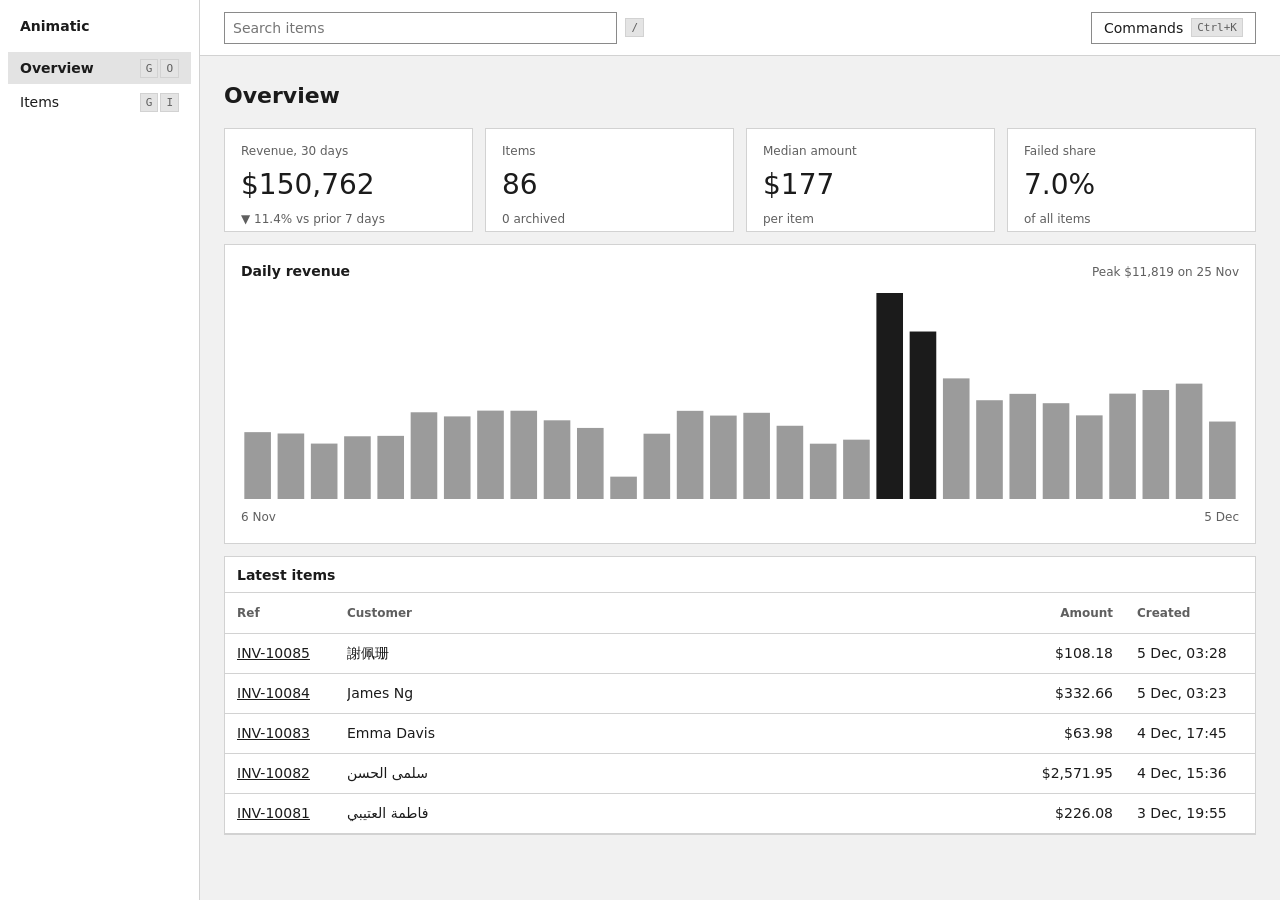
<file: skills/cinematic-ui/kit/app-shell.html>
<!doctype html>
<html lang="en">
<head>
<meta charset="utf-8">
<link rel="icon" href="data:,">
<meta name="viewport" content="width=device-width, initial-scale=1">
<title>Animatic — app</title>
<!--
  Grey animatic: keep the wiring, replace everything visible.
  THIS IS A RIG, NOT A DESIGN. A shell (navigation, header with search and a palette button), three routes —
  overview (#/), list (#/items) and a record shown as a non-modal peek beside its list (#/items/3) — and every route
  renders all eight screening states: ?state=default|loading|empty|filtered|done|error|denied|huge.
  Wiring worth keeping: filters, sort, page and selection live in the URL; skeletons are sized like the final content
  (data-region boxes must not move when data lands); empty differs by cause; errors carry a copyable request id and
  stay inside the region that failed; every verb has a key and shows it (data-key + kbdHints); destructive = undo.
  Serve over HTTP (ES modules): npx serve, or node scripts/app-screening.mjs which serves it itself.
-->
<style>
  :root { color-scheme: light dark; --bg: #f1f1f1; --panel: #fff; --fg: #1b1b1b; --mid: #5f5f5f; --line: #d2d2d2; --line2: #8a8a8a; --sk: #dedede; --sel: #e3e3e3; --kbd: #e4e4e4; --bar: #9b9b9b; }
  @media (prefers-color-scheme: dark) { :root { --bg: #141414; --panel: #1d1d1d; --fg: #ececec; --mid: #a3a3a3; --line: #3a3a3a; --line2: #6e6e6e; --sk: #2d2d2d; --sel: #2c2c2c; --kbd: #2a2a2a; --bar: #6b6b6b; } }
  * { box-sizing: border-box; }
  [hidden] { display: none !important; }
  html[data-still] *, html[data-still] *::before, html[data-still] *::after { transition: none !important; animation: none !important; }
  body { margin: 0; background: var(--bg); color: var(--fg); font: 14px/20px system-ui, sans-serif; }
  a { color: inherit; }
  h1 { font-size: 22px; line-height: 32px; margin: 0; font-weight: 600; }
  h2 { font-size: 14px; line-height: 20px; margin: 0; font-weight: 600; }
  h1:focus { outline: none; }
  :focus-visible { outline: 2px solid var(--fg); outline-offset: 2px; }
  [data-row]:focus-visible { outline-offset: -2px; }
  .meta { color: var(--mid); font-size: 12px; line-height: 20px; }
  .num { text-align: right; font-variant-numeric: tabular-nums; }
  .cut { display: block; overflow: hidden; text-overflow: ellipsis; white-space: nowrap; }
  .sr { position: absolute; width: 1px; height: 1px; overflow: hidden; clip-path: inset(50%); white-space: nowrap; }
  .row { display: flex; gap: 8px; align-items: center; flex-wrap: wrap; }
  .grow { flex: 1; }
  kbd { font: 11px/1 ui-monospace, Consolas, monospace; padding: 3px 5px; background: var(--kbd); color: var(--mid); border: 1px solid var(--line); }
  .app-kbd { display: inline-flex; gap: 2px; margin-left: 8px; }
  .btn { font: inherit; color: inherit; background: var(--panel); border: 1px solid var(--line2); border-radius: 0; padding: 0 12px; min-height: 32px; min-width: 32px; cursor: pointer; display: inline-flex; align-items: center; }
  .btn:disabled { color: var(--mid); cursor: default; border-color: var(--line); }
  select, input[type=search] { font: inherit; color: inherit; background: var(--panel); border: 1px solid var(--line2); border-radius: 0; min-height: 32px; padding: 0 8px; }
  .skip { position: absolute; left: -9999px; top: 8px; background: var(--panel); padding: 8px 12px; z-index: 20; }
  .skip:focus { left: 8px; }

  .app { display: grid; grid-template-columns: 200px minmax(0, 1fr); min-height: 100vh; }
  .side { position: sticky; top: 0; height: 100vh; border-right: 1px solid var(--line); background: var(--panel); padding: 16px 8px; }
  .brand { font-weight: 600; padding: 0 12px 16px; }
  .side ul { list-style: none; margin: 0; padding: 0; display: grid; gap: 2px; }
  .side a { display: flex; align-items: center; justify-content: space-between; min-height: 32px; padding: 0 12px; text-decoration: none; }
  .side a[aria-current=page] { background: var(--sel); font-weight: 600; }
  .col { min-width: 0; }
  .top { position: sticky; top: 0; z-index: 4; height: 56px; display: flex; align-items: center; gap: 12px; padding: 0 24px; background: var(--panel); border-bottom: 1px solid var(--line); }
  .search { flex: 1; max-width: 420px; display: flex; align-items: center; }
  .search input { flex: 1; min-width: 0; }
  main { padding: 24px; }
  .page-head { display: flex; align-items: baseline; gap: 12px; height: 32px; margin-bottom: 16px; }

  .kpis { display: grid; grid-template-columns: repeat(auto-fit, minmax(200px, 1fr)); gap: 12px; margin-bottom: 12px; }
  .kpi { height: 104px; padding: 14px 16px; background: var(--panel); border: 1px solid var(--line); display: grid; grid-template-rows: 16px 40px 16px; gap: 6px; font-size: 12px; line-height: 16px; }
  .kpi .k-label, .kpi .k-delta { color: var(--mid); }
  .kpi .k-val { font-size: 28px; line-height: 40px; color: var(--fg); font-variant-numeric: tabular-nums; }
  .chart { height: 300px; padding: 16px; background: var(--panel); border: 1px solid var(--line); margin-bottom: 12px; display: grid; grid-template-rows: 24px 1fr 20px; gap: 8px; }
  .chart .fig-head { display: flex; justify-content: space-between; align-items: baseline; gap: 12px; }
  .chart svg { width: 100%; height: 100%; display: block; min-height: 0; }
  .bars rect { fill: var(--bar); } .bars rect.hi { fill: var(--fg); }
  .axis { display: flex; justify-content: space-between; }
  .chart .note { grid-row: 2 / 4; border: 0; padding: 0; align-content: center; }
  .panel { background: var(--panel); border: 1px solid var(--line); }
  .panel > h2 { padding: 8px 12px; height: 36px; border-bottom: 1px solid var(--line); }

  .toolbar { display: flex; align-items: center; gap: 12px; height: 48px; }
  .fld { display: flex; align-items: center; gap: 8px; }
  .bulk { display: flex; align-items: center; gap: 8px; }
  .tablewrap { overflow-x: auto; background: var(--panel); border: 1px solid var(--line); }
  table { border-collapse: collapse; width: 100%; table-layout: fixed; min-width: 900px; }
  th, td { height: 40px; padding: 0 12px; border-bottom: 1px solid var(--line); text-align: left; font-weight: 400; }
  th { height: 40px; font-size: 12px; color: var(--mid); font-weight: 600; padding: 0 4px; }
  th.num { text-align: right; } th.c-sel, td.c-sel { padding: 0; }
  td.num, th.num { padding-right: 12px; }
  td a { display: inline-flex; align-items: center; min-height: 32px; }
  .sortbtn { font: inherit; color: inherit; background: none; border: 0; min-height: 32px; width: 100%; padding: 0 8px; cursor: pointer; display: flex; align-items: center; gap: 4px; }
  th.num .sortbtn { justify-content: flex-end; }
  th:not([aria-sort=ascending]):not([aria-sort=descending]) .arr { visibility: hidden; }
  .chk { display: flex; align-items: center; justify-content: center; width: 44px; height: 40px; }
  input[type=checkbox] { accent-color: var(--fg); }
  .chk input { width: 24px; height: 24px; margin: 0; }
  tbody tr[data-row] { scroll-margin-block: 64px 16px; }
  tbody tr[aria-selected=true] { background: var(--sel); }
  tbody tr[aria-current=true] td:nth-child(2) { font-weight: 600; }
  .pager { display: flex; align-items: center; justify-content: space-between; height: 48px; padding: 0 12px; background: var(--panel); border: 1px solid var(--line); border-top: 0; }
  .sk { display: inline-block; height: 12px; background: var(--sk); vertical-align: middle; animation: pulse 1.4s ease-in-out infinite; }
  @keyframes pulse { 50% { opacity: .5; } }
  @media (prefers-reduced-motion: reduce) { .sk { animation: none; } }
  .tablewrap .sk { max-width: 100%; }

  .note { padding: 24px; background: var(--panel); border: 1px solid var(--line); display: grid; gap: 8px; justify-items: start; max-width: 640px; }
  .note p { margin: 0; color: var(--mid); } .note .reqid { display: flex; gap: 8px; align-items: center; flex-wrap: wrap; color: var(--fg); }
  code { font: 12px ui-monospace, Consolas, monospace; background: var(--kbd); padding: 3px 6px; user-select: all; }

  .peek { position: fixed; top: 56px; right: 0; bottom: 0; width: min(380px, 100%); z-index: 5; background: var(--panel); border-left: 1px solid var(--line2); padding: 16px; display: grid; grid-template-rows: 40px 1fr 48px; gap: 8px; }
  .peek-head { display: flex; align-items: center; justify-content: space-between; gap: 12px; }
  .peek-head h2 { font-size: 18px; line-height: 28px; min-width: 0; }
  .kv { margin: 0; display: grid; align-content: start; }
  .kv div { display: grid; grid-template-columns: 110px minmax(0, 1fr); height: 36px; align-items: center; border-bottom: 1px solid var(--line); }
  .kv dt { color: var(--mid); font-size: 12px; } .kv dd { margin: 0; }
  .peek-foot { display: flex; align-items: center; gap: 8px; }

  .app-palette, .app-sheet { padding: 0; border: 1px solid var(--line2); background: var(--panel); color: var(--fg); width: min(520px, calc(100vw - 32px)); }
  .app-palette { margin-top: 12vh; }
  .app-palette::backdrop, .app-sheet::backdrop { background: rgb(0 0 0 / .35); }
  .app-palette input { display: block; width: 100%; border: 0; border-bottom: 1px solid var(--line); min-height: 44px; padding: 0 16px; background: transparent; }
  .app-palette input:focus-visible { outline-offset: -2px; }
  .app-palette ul { list-style: none; margin: 0; padding: 4px 0; max-height: 50vh; overflow: auto; }
  .app-palette li { padding: 8px 16px; cursor: pointer; } .app-palette li[aria-selected=true] { background: var(--sel); }
  .app-palette p { margin: 0; padding: 8px 16px; border-top: 1px solid var(--line); color: var(--mid); font-size: 12px; }
  .app-sheet { padding: 16px 20px; } .app-sheet h2 { margin-bottom: 8px; } .app-sheet h3 { font-size: 12px; color: var(--mid); margin: 12px 0 4px; }
  .app-sheet li { padding: 4px 0; } .app-sheet form { margin-top: 12px; }
  .app-toasts { position: fixed; right: 16px; bottom: 16px; z-index: 30; display: grid; gap: 8px; max-width: min(360px, calc(100vw - 32px)); }
  .app-toast { background: var(--fg); color: var(--bg); padding: 10px 12px; display: flex; gap: 12px; align-items: center; justify-content: space-between; }
  .app-toast button { font: inherit; color: inherit; background: none; border: 1px solid currentColor; min-height: 32px; padding: 0 10px; cursor: pointer; }

  @media (max-width: 760px) {
    .app { grid-template-columns: 1fr; }
    .side { position: static; height: auto; border-right: 0; border-bottom: 1px solid var(--line); padding: 8px 12px; display: flex; align-items: center; gap: 12px; }
    .brand { padding: 0; } .side ul { display: flex; } .side .app-kbd { display: none; }
    .top { padding: 0 12px; } main { padding: 16px 12px; }
    .wide { display: none; } table { min-width: 440px; }
    .peek { top: 0; width: 100%; }
    .chart { height: 260px; } .bulk .meta { display: none; }
    .toolbar { height: auto; min-height: 48px; flex-wrap: wrap; padding: 4px 0; }
  }
</style>
</head>
<body>
<a class="skip" href="#view" data-skip>Skip to content</a>
<div class="app">
  <nav class="side" aria-label="Main" data-region="nav">
    <div class="brand">Animatic</div>
    <ul>
      <li><a href="#/" data-nav="/" data-key="g o">Overview</a></li>
      <li><a href="#/items" data-nav="/items" data-key="g i">Items</a></li>
    </ul>
  </nav>
  <div class="col">
    <header class="top" data-region="header">
      <label class="search" data-key="/"><input id="q" type="search" name="q" placeholder="Search items" aria-label="Search items" autocomplete="off"></label>
      <span class="grow"></span>
      <button type="button" class="btn" id="open-palette" data-key="mod+k">Commands</button>
    </header>
    <main id="view" data-region="main"></main>
  </div>
</div>

<script type="module">
  import { createApp, keys, kbdHints, listNav, drawer, palette, toast, esc, STATES } from './app.js';
  import { rng, lognormal, series, people, companies, times, edge, money, num, pct, dur } from './fixtures.js';

  const DAY = 864e5, PAGE = 12, PAGE_HUGE = 100;
  const usd0 = new Intl.NumberFormat('en-US', { style: 'currency', currency: 'USD', maximumFractionDigits: 0 });
  const big = (n) => (n == null ? '—' : Math.abs(n) >= 1e7 ? '$' + num(n, { compact: true, digits: 1 }) : usd0.format(n));
  const dFmt = new Intl.DateTimeFormat('en-GB', { day: 'numeric', month: 'short', hour: '2-digit', minute: '2-digit', hour12: false, timeZone: 'UTC' });
  const dShort = new Intl.DateTimeFormat('en-GB', { day: 'numeric', month: 'short', timeZone: 'UTC' });
  const STATUS = { paid: '●', pending: '◐', failed: '✕', refunded: '↩', draft: '○' };
  const cap = (s) => s[0].toUpperCase() + s.slice(1);
  const qs = (o) => { const sp = new URLSearchParams(); for (const [k, v] of Object.entries(o)) if (v !== '' && v != null) sp.set(k, v); const s = sp.toString(); return s ? '?' + s : ''; };

  // ---- data: seeded, skewed, with ugly rows ----
  const archived = new Set(), memo = new Map();
  function items(ctx) {
    const huge = ctx.state === 'huge', key = `${ctx.seed}:${huge}:${+ctx.now}`;
    if (!memo.has(key)) {
      const n = huge ? 5000 : 86, r = rng(ctx.seed * 101 + 3);
      const when = times(r, n, { now: ctx.now, spanDays: huge ? 400 : 60 });
      const who = people(r, n, { locales: ['en', 'en', 'en', 'zh-Hant', 'ja', 'es', 'de', 'ar'], long: 0.05 });
      const co = companies(r, Math.min(n, 40));
      const rows = when.map((created, i) => ({
        id: i + 1, ref: 'INV-' + (10000 + i), customer: who[i].name, email: who[i].email, company: r.pick(co),
        status: r.weighted([['paid', 58], ['pending', 18], ['failed', 7], ['refunded', 6], ['draft', 11]]),
        amount: Math.round(lognormal(r, huge ? 9000 : 180, 1.1) * 100) / 100, margin: Math.round((0.32 + 0.18 * r.gauss()) * 1000) / 1000,
        closeMs: Math.round(lognormal(r, 5 * 36e5, 1.3)), created,
      }));
      // edge rows are for the huge state; the default state keeps only the domain's real ugliness
      memo.set(key, huge ? edge(rows, r, { fields: ['customer', 'company', 'amount', 'margin', 'closeMs'], long: 0.12, huge: 0.08, negative: 0.06 }) : rows);
    }
    return memo.get(key).filter((i) => !archived.has(i.id));
  }

  // ---- small parts ----
  const btn = (act, label, extra = '') => `<button type="button" class="btn" data-act="${act}"${extra}>${esc(label)}</button>`;
  const note = (o) => `<section class="note" data-region="state"${o.role ? ` role="${o.role}"` : ''}><h2>${esc(o.title)}</h2><p>${o.body}</p>${o.extra || ''}<div class="row">${o.actions || ''}</div></section>`;
  const reqId = (ctx) => { const r = rng(ctx.seed + 99); return 'req_' + Array.from({ length: 12 }, () => '0123456789abcdef'[r.int(0, 15)]).join(''); };
  const errorNote = (ctx, what) => note({ role: 'alert', title: `Couldn’t load ${what}`, body: 'The server took too long to answer. Nothing was changed. Try again, or send this request ID to support.',
    extra: `<p class="reqid"><code id="reqid">${reqId(ctx)}</code>${btn('copy-id', 'Copy request ID')}</p>`, actions: btn('retry', 'Try again') });
  const deniedNote = (what, who) => note({ title: `You don’t have access to ${what}`, body: `${who} can grant it. Ask them to add you to the Finance group.`, actions: btn('request', 'Request access') });
  const sk = (w) => `<span class="sk" style="width:${w}"></span>`;
  const WIDTHS = ['70%', '55%', '82%', '48%', '64%', '76%'];

  // ---- overview ----
  function overviewData(ctx) {
    const huge = ctx.state === 'huge', r = rng(ctx.seed * 13 + 5), k = huge ? 1e4 : 1;
    const s = series(r, { points: 30, start: +ctx.now - 29 * DAY, step: DAY, base: 4200 * k, trend: 0.25, noise: 0.16, season: { period: 7, amp: 0.22 },
      events: [{ at: 19, kind: 'spike', size: 1.7, decay: 2 }, { at: 11, kind: 'drop', size: 0.75, decay: 1.5 }] });
    const sum = (a, b) => s.slice(a, b).reduce((x, p) => x + p.v, 0), list = items(ctx);
    const amounts = list.map((i) => i.amount).filter((v) => v != null).sort((a, b) => a - b);
    return { s, total: sum(0, 30), delta: sum(23, 30) / sum(16, 23) - 1, list, median: amounts[amounts.length >> 1], failed: list.filter((i) => i.status === 'failed').length / Math.max(1, list.length),
      max: Math.max(...s.map((p) => p.v)), mean: sum(0, 30) / 30 };
  }
  const kpi = (label, val, sub, title) => `<div class="kpi"><div class="k-label">${label}</div><div class="k-val cut"${title ? ` title="${esc(title)}"` : ''}>${val}</div><div class="k-delta">${sub}</div></div>`;
  function kpisHtml(d) {
    if (!d) return ['Revenue, 30 days', 'Items', 'Median amount', 'Failed share'].map((l) => kpi(l, sk('60%'), sk('45%'))).join('');
    return kpi('Revenue, 30 days', big(d.total), `${d.delta >= 0 ? '▲' : '▼'} ${pct(Math.abs(d.delta))} vs prior 7 days`, money(d.total))
      + kpi('Items', num(d.list.length), `${num(archived.size)} archived`)
      + kpi('Median amount', big(d.median), 'per item', money(d.median))
      + kpi('Failed share', pct(d.failed), 'of all items');
  }
  function chartHtml(ctx, d, mode) {
    const head = (meta) => `<div class="fig-head"><h2>Daily revenue</h2><span class="meta">${meta}</span></div>`;
    if (mode === 'loading') return `<section class="chart" data-region="chart" aria-busy="true">${head(sk('120px'))}<span class="sk" style="width:100%;height:100%"></span><div class="axis">${sk('48px')}${sk('48px')}</div></section>`;
    if (mode === 'error') return `<section class="chart" data-region="chart">${head('')}${errorNote(ctx, 'the revenue chart')}</section>`;
    if (mode === 'denied') return `<section class="chart" data-region="chart">${head('')}${deniedNote('revenue', 'The Finance group owner')}</section>`;
    const W = 600, H = 200, bw = W / d.s.length;
    const peak = d.s.reduce((a, p) => (p.v > a.v ? p : a));
    const bars = d.s.map((p, i) => { const h = Math.max(1, (p.v / d.max) * H); return `<rect class="${p.v > d.mean * 1.7 ? 'hi' : ''}" x="${(i * bw + 2).toFixed(1)}" y="${(H - h).toFixed(1)}" width="${(bw - 4).toFixed(1)}" height="${h.toFixed(1)}"><title>${dShort.format(p.t)}: ${money(p.v)}</title></rect>`; }).join('');
    return `<section class="chart" data-region="chart">${head(`Peak ${big(peak.v)} on ${dShort.format(peak.t)}`)}
      <svg viewBox="0 0 ${W} ${H}" preserveAspectRatio="none" role="img" aria-label="Daily revenue for 30 days, from ${big(Math.min(...d.s.map((p) => p.v)))} to ${big(d.max)}"><g class="bars">${bars}</g></svg>
      <div class="axis meta"><span>${dShort.format(d.s[0].t)}</span><span>${dShort.format(d.s[d.s.length - 1].t)}</span></div></section>`;
  }
  const colgroup = (cols) => `<colgroup>${cols.map((c) => `<col${c.cls ? ` class="${c.cls}"` : ''}${c.w ? ` style="width:${c.w}px"` : ''}>`).join('')}</colgroup>`;
  function recentHtml(ctx, d) {
    const cols = [{ w: 110 }, {}, { w: 130 }, { w: 130, cls: 'wide' }];
    const heads = `<tr><th scope="col" style="padding-left:12px">Ref</th><th scope="col" style="padding-left:12px">Customer</th><th scope="col" class="num">Amount</th><th scope="col" class="wide" style="padding-left:12px">Created</th></tr>`;
    const rows = d ? d.list.slice(-5).reverse().map((i) => `<tr><td><a href="#/items/${i.id}">${esc(i.ref)}</a></td><td><span class="cut" dir="auto" title="${esc(i.customer ?? '')}">${esc(i.customer ?? '—')}</span></td>`
        + `<td class="num"><span class="cut" title="${esc(money(i.amount))}">${money(i.amount)}</span></td><td class="wide">${dFmt.format(i.created)}</td></tr>`).join('')
      : WIDTHS.slice(0, 5).map((w) => `<tr aria-hidden="true"><td>${sk('70%')}</td><td>${sk(w)}</td><td class="num">${sk('60%')}</td><td class="wide">${sk('70%')}</td></tr>`).join('');
    return `<section class="panel" data-region="recent"${d ? '' : ' aria-busy="true"'}><h2>Latest items</h2><div class="tablewrap" style="border:0" tabindex="0" role="region" aria-label="Latest items"><table style="min-width:0">${colgroup(cols)}<thead>${heads}</thead><tbody>${rows}</tbody></table></div></section>`;
  }
  function overview(ctx) {
    const s = ctx.state, head = '<div class="page-head"><h1>Overview</h1></div>';
    if (s === 'empty') return head + note({ title: 'No orders yet', body: 'Revenue, item counts and the latest activity will appear here once your first order comes in.', actions: btn('create', 'Create order') });
    if (s === 'filtered') return head + note({ role: 'status', title: 'Nothing matches these filters', body: 'Range is “Oct 1 – Oct 3” and Channel is “Wholesale”. No orders were placed in that window.', actions: btn('clear', 'Clear filters') });
    if (s === 'done') return head + note({ role: 'status', title: 'All clear', body: 'Nothing needs your attention.' });
    if (s === 'loading') return head + `<div class="kpis" data-region="kpis" aria-busy="true">${kpisHtml(null)}</div>` + chartHtml(ctx, null, 'loading') + recentHtml(ctx, null);
    const d = overviewData(ctx);
    return head + `<div class="kpis" data-region="kpis">${kpisHtml(d)}</div>` + chartHtml(ctx, d, s === 'error' ? 'error' : s === 'denied' ? 'denied' : 'ok') + recentHtml(ctx, d);
  }

  // ---- list ----
  const COLS = [
    { k: 'ref', label: 'Ref', w: 100 }, { k: 'customer', label: 'Customer' }, { k: 'company', label: 'Company', w: 150, wide: 1 }, { k: 'status', label: 'Status', w: 96 },
    { k: 'amount', label: 'Amount', w: 132, num: 1 }, { k: 'margin', label: 'Margin', w: 84, num: 1, wide: 1 }, { k: 'closeMs', label: 'Time to close', w: 110, num: 1, wide: 1 }, { k: 'created', label: 'Created', w: 124, wide: 1 },
  ];
  const cell = (c, i) => {
    const v = i[c.k], wide = c.wide ? ' wide' : '';
    if (c.k === 'ref') return `<td><a href="#/items/${i.id}" data-open="${i.id}" data-focus-key="open-${i.id}">${esc(i.ref)}</a></td>`;
    if (c.k === 'status') return `<td><span aria-hidden="true">${STATUS[v]}</span> ${cap(v)}</td>`;
    const text = c.k === 'amount' ? money(v) : c.k === 'margin' ? pct(v) : c.k === 'closeMs' ? dur(v) : c.k === 'created' ? dFmt.format(v) : (v ?? '—');
    return `<td class="${c.num ? 'num' : ''}${wide}"><span class="cut"${c.k === 'customer' || c.k === 'company' ? ' dir="auto"' : ''} title="${esc(text)}">${esc(text)}</span></td>`;
  };
  const SELCOL = `<th scope="col" class="c-sel"><label class="chk"><input type="checkbox" data-all aria-label="Select all rows on this page"></label></th>`;
  function head(sort) {
    const key = sort.replace(/^-/, ''), dir = sort[0] === '-' ? 'descending' : 'ascending';
    return `<tr>${SELCOL}${COLS.map((c) => `<th scope="col" class="${c.num ? 'num' : ''}${c.wide ? ' wide' : ''}" aria-sort="${c.k === key ? dir : 'none'}"><button type="button" class="sortbtn" data-sort="${c.k}" data-focus-key="sort-${c.k}">${c.label}<span class="arr" aria-hidden="true">${dir === 'descending' ? '▼' : '▲'}</span></button></th>`).join('')}</tr>`;
  }
  const tableCols = colgroup([{ w: 44 }, ...COLS.map((c) => ({ w: c.w, cls: c.wide ? 'wide' : '' }))]);
  const gridRows = (list) => list.map((i) => `<tr data-row data-id="${i.id}" tabindex="-1" aria-selected="false"><td class="c-sel"><label class="chk"><input type="checkbox" data-select aria-label="Select ${esc(i.ref)}"></label></td>${COLS.map((c) => cell(c, i)).join('')}</tr>`).join('');
  const skRows = (n) => Array.from({ length: n }, (_, r) => `<tr aria-hidden="true"><td class="c-sel"><span class="chk"></span></td>${COLS.map((c, j) => `<td class="${c.num ? 'num' : ''}${c.wide ? ' wide' : ''}">${sk(WIDTHS[(r + j) % 6])}</td>`).join('')}</tr>`).join('');
  const bulkHtml = (n) => n ? `<span>${n} selected</span>${btn('archive', 'Archive', ' data-key="e"')}${btn('clear-sel', 'Clear selection')}` : '<span class="meta">x selects a row · ? lists shortcuts</span>';
  const toolbar = (f, disabled) => `<div class="toolbar" data-region="filters"><label class="fld">Status <select name="status" data-focus-key="status"${disabled ? ' disabled' : ''}>`
    + ['', 'paid', 'pending', 'failed', 'refunded', 'draft'].map((s) => `<option value="${s}"${f.status === s ? ' selected' : ''}>${s ? cap(s) : 'All'}</option>`).join('')
    + `</select></label>${btn('clear', 'Clear filters', f.status || f.q && !disabled ? '' : ' disabled')}<span class="grow"></span><div class="bulk" id="bulk" role="status">${bulkHtml(0)}</div></div>`;
  const getSort = (ctx) => (/^-?(ref|customer|company|status|amount|margin|closeMs|created)$/.test(ctx.query.sort || '') ? ctx.query.sort : 'ref');
  function sorted(list, sort) {
    const k = sort.replace(/^-/, ''), dir = sort[0] === '-' ? -1 : 1;
    return list.slice().sort((a, b) => {
      const x = a[k], y = b[k];
      if (x == null || y == null) return x == null && y == null ? 0 : x == null ? 1 : -1;      // empty values sink, whichever way it sorts
      return dir * (typeof x === 'string' ? x.localeCompare(y) : +x - +y);
    });
  }
  function peekHtml(ctx, list, loading) {
    if (!ctx.params.id) return '';
    const it = loading ? null : items(ctx).find((i) => i.id === Number(ctx.params.id)) || list.find((i) => i.id === Number(ctx.params.id));
    const close = '<button type="button" class="btn" data-peek="close">Close</button>';
    if (!loading && !it) return `<aside class="peek" data-region="peek" aria-labelledby="peek-t" hidden><div class="peek-head"><h2 id="peek-t">Item not found</h2>${close}</div><p class="meta">No item with id ${esc(ctx.params.id)}. It may have been archived.</p></aside>`;
    const kv = (l, v, t) => `<div><dt>${l}</dt><dd>${loading ? sk('60%') : `<span class="cut" dir="auto" title="${esc(t ?? v)}">${esc(v)}</span>`}</dd></div>`;
    return `<aside class="peek" data-region="peek" aria-labelledby="peek-t" hidden${loading ? ' aria-busy="true"' : ''}>
      <div class="peek-head"><h2 id="peek-t" class="cut" title="${esc(it?.ref ?? '')}">${loading ? 'Item' : esc(it.ref)}</h2>${close}</div>
      <dl class="kv">${kv('Customer', it?.customer ?? '—')}${kv('Company', it?.company ?? '—')}${kv('Email', it?.email ?? '—')}${kv('Status', it ? `${STATUS[it.status]} ${cap(it.status)}` : '')}${kv('Amount', it ? money(it.amount) : '')}${kv('Margin', it ? pct(it.margin) : '')}${kv('Time to close', it ? dur(it.closeMs) : '')}${kv('Created', it ? dFmt.format(it.created) : '')}</dl>
      <div class="peek-foot">${loading ? '<button type="button" class="btn" disabled>Archive</button>' : `<button type="button" class="btn" data-peek="archive">Archive</button>`}</div></aside>`;
  }
  function itemsView(ctx) {
    const s = ctx.state, h = '<div class="page-head"><h1>Items</h1>', sort = getSort(ctx);
    let f = { q: ctx.query.q || '', status: ctx.query.status || '' };
    if (s === 'filtered' && !f.q && !f.status) f = { q: 'xk-4471', status: 'failed' };
    const pageSize = s === 'huge' ? PAGE_HUGE : PAGE;
    if (s === 'empty') return h + '</div>' + note({ title: 'No items yet', body: 'Items you create or import are listed here with their status, amount and time to close.', actions: btn('create', 'Create item') });
    if (s === 'done') return h + '</div>' + note({ role: 'status', title: 'All caught up', body: 'No items are waiting for review.' });
    if (s === 'denied') return h + '</div>' + note({ title: 'You don’t have access to Items', body: 'The Operations lead can grant it. Ask them to add you to the Operations group.', actions: btn('request', 'Request access') });
    const loading = s === 'loading';
    const table = (rows, meta, pager) => `<div data-region="table"${loading ? ' aria-busy="true"' : ''}><div class="tablewrap" tabindex="0" role="region" aria-label="Items table"><table class="grid" role="grid" data-grid>${tableCols}<thead>${head(sort)}</thead><tbody>${rows}</tbody></table></div>${pager}</div>`;
    if (loading) {
      return h + `<span class="meta">${sk('80px')}</span></div>` + toolbar(f, true)
        + table(skRows(PAGE), '', `<div class="pager"><span class="meta">${sk('120px')}</span><span class="row">${btn('', 'Previous', ' disabled')}${btn('', 'Next', ' disabled')}</span></div>`) + peekHtml(ctx, [], true);
    }
    let list = items(ctx);
    const total = list.length;
    const needle = f.q.toLowerCase();
    list = list.filter((i) => (!f.status || i.status === f.status) && (!needle || `${i.ref} ${i.customer ?? ''} ${i.company ?? ''}`.toLowerCase().includes(needle)));
    const head1 = h + `<span class="meta" role="status">${num(list.length)} ${list.length === total ? 'items' : `of ${num(total)} items`}</span></div>` + toolbar(f, false);
    if (s === 'error') return head1 + `<div data-region="table">${errorNote(ctx, 'items')}</div>`;
    if (!list.length) {
      const named = [f.status && `Status is “${cap(f.status)}”`, f.q && `Search is “${esc(f.q)}”`].filter(Boolean);
      return head1 + `<div data-region="table">${note({ role: 'status', title: 'No items match these filters', body: `${named.join(' and ')}. Nothing is lost; clear the filters to see all ${num(total)} items.`, actions: btn('clear', 'Clear filters') })}</div>`;
    }
    list = sorted(list, sort);
    const pages = Math.ceil(list.length / pageSize), page = Math.min(pages, Math.max(1, Number(ctx.query.page) || 1)), from = (page - 1) * pageSize;
    const shown = list.slice(from, from + pageSize);
    return head1 + table(gridRows(shown), '', `<div class="pager"><span class="meta" role="status">Showing ${num(from + 1)}–${num(from + shown.length)} of ${num(list.length)}</span><span class="row">`
      + `${btn('', 'Previous', ` data-page="${page - 1}"${page > 1 ? '' : ' disabled'}`)}${btn('', 'Next', ` data-page="${page + 1}"${page < pages ? '' : ' disabled'}`)}</span></div>`) + peekHtml(ctx, list, false);
  }

  // ---- wiring ----
  const $ = (s) => document.querySelector(s);
  const search = $('#q');
  function archive(ids) {
    if (!ids.length) return;
    const n = ids.length;
    ids.forEach((i) => archived.add(Number(i)));
    toast(`${n} item${n > 1 ? 's' : ''} archived`, { undo: () => { ids.forEach((i) => archived.delete(Number(i))); app.refresh(); } });
  }
  // events every view shares: state buttons, clear filters, copy request id, nav sync
  function wrap(view) {
    return async (ctx) => {
      ctx.onMount((root) => {
        const here = ctx.route.path;
        document.querySelectorAll('[data-nav]').forEach((a) => { const on = a.dataset.nav === '/' ? here === '/' : here.startsWith(a.dataset.nav); on ? a.setAttribute('aria-current', 'page') : a.removeAttribute('aria-current'); });
        search.value = ctx.query.q || (ctx.state === 'filtered' && here.startsWith('/items') ? 'xk-4471' : '');
        const click = (e) => {
          const b = e.target.closest('[data-act]');
          if (!b) return;
          const act = b.dataset.act;
          if (act === 'retry') ctx.refresh();
          else if (act === 'clear') { const q = { ...app.route.query }; ['status', 'q', 'page', 'sel'].forEach((k) => delete q[k]); if (ctx.state === 'filtered') delete q.state; app.navigate(here.startsWith('/items') ? '/items' : '/', q); }
          else if (act === 'copy-id') {
            const code = root.querySelector('#reqid');
            navigator.clipboard?.writeText(code.textContent).then(() => toast('Request ID copied'), () => fallback(code)) ?? fallback(code);
          } else if (act === 'create') toast('Creating is not wired in this animatic');
          else if (act === 'request') toast('Access requested');
        };
        const fallback = (code) => { const r = document.createRange(); r.selectNodeContents(code); getSelection().removeAllRanges(); getSelection().addRange(r); toast('Request ID selected: press Ctrl+C'); };
        root.addEventListener('click', click);
        return () => root.removeEventListener('click', click);
      });
      return view(ctx);
    };
  }
  function mountItems(ctx, root) {
    const un = [], grid = root.querySelector('[data-grid]'), bulk = root.querySelector('#bulk');
    const live = grid && !grid.querySelector('tr[aria-hidden]');
    let nav = null;
    const showBulk = (ids) => {
      if (bulk) { bulk.innerHTML = bulkHtml(ids.length); kbdHints(bulk); }
      const all = root.querySelector('[data-all]');
      if (all) { const rows = grid.querySelectorAll('[data-row]').length; all.checked = ids.length > 0 && ids.length >= rows; all.indeterminate = ids.length > 0 && ids.length < rows; }
    };
    if (live) {
      nav = listNav(grid, {
        selection: (ctx.query.sel || '').split(',').filter(Boolean),
        onOpen: (id) => app.navigate(`/items/${id}`, app.route.query),
        onSelect: (ids) => { ctx.setQuery({ sel: ids.join(',') }, { replace: true, render: false }); showBulk(ids); },
      });
      showBulk(nav.selected());
      un.push(nav.destroy);
    }
    const click = (e) => {
      const t = e.target;
      if (t.closest('[data-sort]')) { const k = t.closest('[data-sort]').dataset.sort, cur = getSort(ctx); ctx.setQuery({ sort: cur === k ? '-' + k : k, page: '' }, { replace: true }); }
      else if (t.closest('[data-page]') && !t.closest('[data-page]').disabled) ctx.setQuery({ page: t.closest('[data-page]').dataset.page }, { replace: true });
      else if (t.closest('[data-act=archive]') && nav) { const ids = nav.selected(); ctx.setQuery({ sel: '' }, { replace: true, render: false }); archive(ids); app.refresh(); }
      else if (t.closest('[data-act=clear-sel]') && nav) nav.clear();
      else if (t.closest('a[data-open]') && !(e.ctrlKey || e.metaKey || e.shiftKey || e.button)) { e.preventDefault(); app.navigate(`/items/${t.closest('a').dataset.open}`, app.route.query); }
    };
    const change = (e) => {
      if (e.target.name === 'status') ctx.setQuery({ status: e.target.value, page: '', sel: '' }, { replace: true });
      else if (e.target.matches('[data-all]') && nav) e.target.checked ? nav.selectAll() : nav.clear();
    };
    root.addEventListener('click', click); root.addEventListener('change', change);
    un.push(() => { root.removeEventListener('click', click); root.removeEventListener('change', change); });
    const page = (d) => () => { const b = root.querySelector(`[data-page]:not([disabled])[data-page="${(Number(ctx.query.page) || 1) + d}"]`); if (b) b.click(); else return false; };
    un.push(keys({
      e: { run: () => { if (!nav?.selected().length) return false; archive(nav.selected()); ctx.setQuery({ sel: '' }, { replace: true, render: false }); app.refresh(); }, label: 'Archive selected', group: 'List' },
      ']': { run: page(1), label: 'Next page', group: 'List' }, '[': { run: page(-1), label: 'Previous page', group: 'List' },
    }));
    const aside = root.querySelector('.peek');
    if (aside) {
      const d = drawer(aside, { modal: matchMedia('(max-width: 760px)').matches, onClose: () => app.navigate('/items', app.route.query) });
      d.open();
      aside.querySelector('[data-peek=close]').addEventListener('click', () => d.close());
      aside.querySelector('[data-peek=archive]')?.addEventListener('click', () => { archive([ctx.params.id]); app.navigate('/items', { ...app.route.query, sel: '' }); });
      un.push(d.destroy);
    }
    return () => un.forEach((f) => f());
  }
  const overviewRoute = wrap(overview);
  const listRoute = wrap((ctx) => { ctx.onMount((root) => mountItems(ctx, root)); return itemsView(ctx); });   // one function for /items and /items/:id: opening a peek keeps scroll and focus
  const app = createApp({ root: '#view', routes: { '/': overviewRoute, '/items': listRoute, '/items/:id': listRoute } });

  kbdHints();
  document.querySelector('[data-skip]').addEventListener('click', (e) => { e.preventDefault(); const v = $('#view'); v.setAttribute('tabindex', '-1'); v.focus(); });
  const pal = palette([
    { label: 'Go to Overview', key: 'g o', run: () => app.navigate('/') },
    { label: 'Go to Items', key: 'g i', run: () => app.navigate('/items') },
    { label: 'Search items', key: '/', keywords: 'find filter', run: () => { search.focus(); search.select(); } },
    ...['paid', 'pending', 'failed', 'refunded', 'draft'].map((s) => ({ label: `Filter items: ${cap(s)}`, keywords: 'status', run: () => app.navigate('/items', { status: s }) })),
    { label: 'Clear filters', keywords: 'reset', run: () => app.navigate('/items') },
    ...STATES.map((s) => ({ label: `Show ${s} state`, keywords: 'screening state', run: () => app.setState(s) })),
  ]);
  $('#open-palette').addEventListener('click', () => pal.open());
  keys({
    '/': { run: () => { search.focus(); search.select(); }, label: 'Search', group: 'Go' },
    'g o': { run: () => app.navigate('/'), label: 'Go to Overview', group: 'Go' },
    'g i': { run: () => app.navigate('/items'), label: 'Go to Items', group: 'Go' },
    Escape: { run: () => { if (document.activeElement !== search) return false; search.blur(); }, label: 'Leave search', group: 'Go' },
  });
  let t = 0;
  const apply = () => { const q = search.value.trim(); if (app.route.path.startsWith('/items')) app.setQuery({ q, page: '', sel: '' }, { replace: true }); else if (q) app.navigate('/items', { q }); };
  search.addEventListener('input', () => { clearTimeout(t); if (app.route.path.startsWith('/items')) t = setTimeout(apply, 150); });
  search.addEventListener('keydown', (e) => { if (e.key === 'Enter') { e.preventDefault(); clearTimeout(t); apply(); } });
</script>
</body>
</html>
</file>
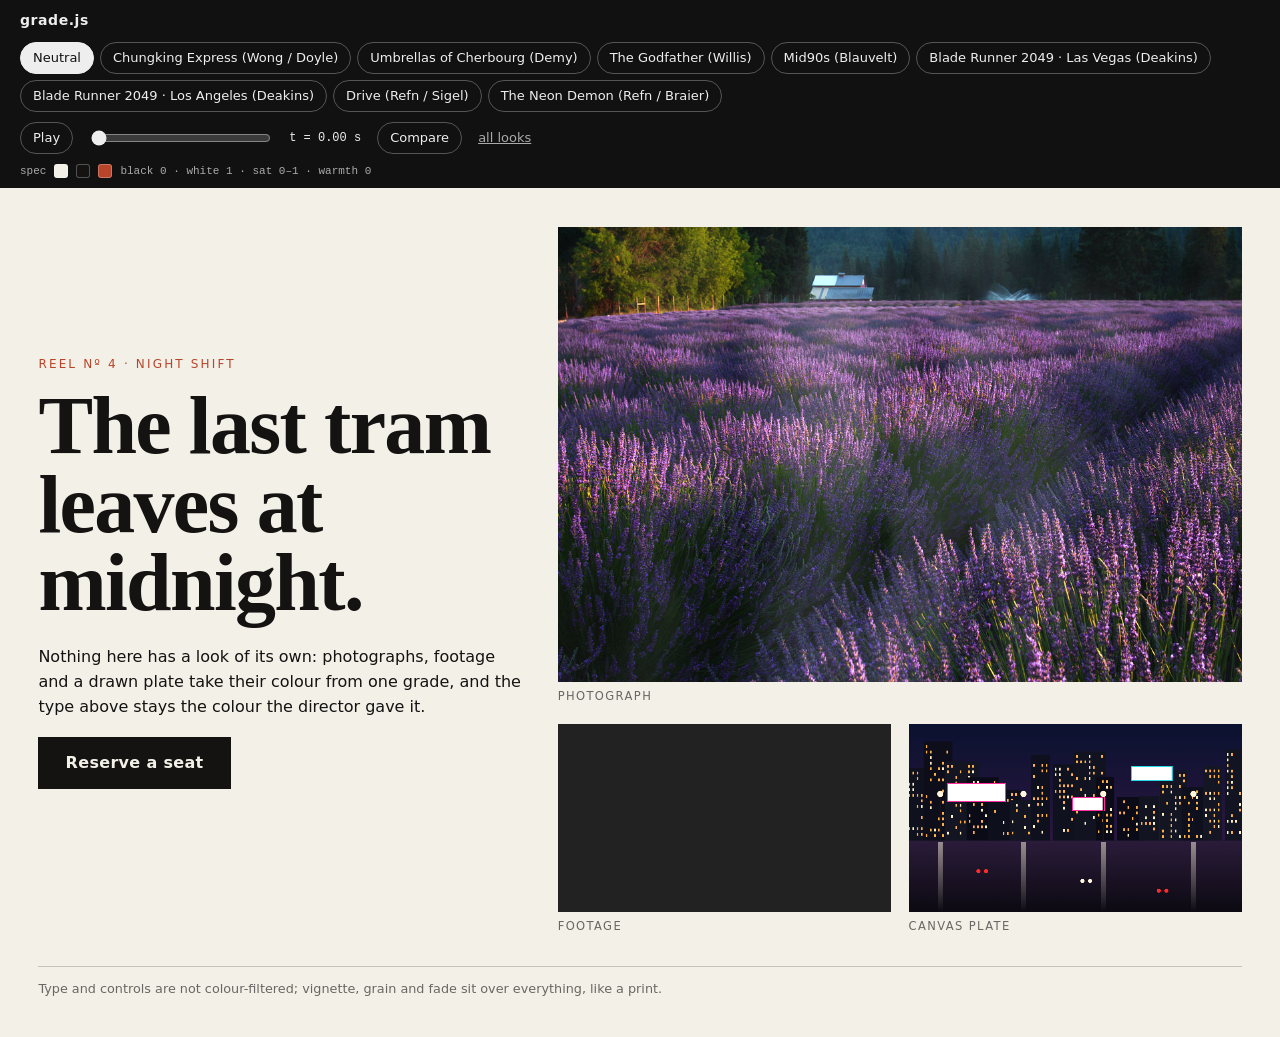
<file: skills/cinematic-ui/kit/grade.html>
<!doctype html>
<html lang="en">
<head>
<meta charset="utf-8">
<link rel="icon" href="data:,">
<meta name="viewport" content="width=device-width, initial-scale=1">
<title>DOM grade — grade.js</title>
<!--
  The grade.js gallery: one test scene (photograph, footage, a canvas plate, headline, body, a button) under several looks.
  Serve over HTTP (ES modules; byte-range support for the video).
    grade.html                  switchable: pick a look, scrub / play t, hold "compare" to see neutral
    grade.html?view=all         every look at once (iframes of this page)
    grade.html?look=wkw&t=2.5   one frozen frame, no UI (?bare=1 hides the UI, ?freeze=1 stops the clock): what the screening shoots
  PRESETS LIVE HERE, NOT IN grade.js. The kit has no look of its own; these are examples a director would write.
  The clock is the player's (below): grade.js never reads time itself, it only draws render(t).
-->
<style>
  :root { --ground: #f3f0e8; --ink: #141312; --accent: #b8452a; --mute: color-mix(in srgb, var(--ink) 62%, var(--ground)); }
  * { box-sizing: border-box; }
  html { background: var(--ground); }
  body { margin: 0; color: var(--ink); font: 16px/1.55 "Segoe UI", system-ui, sans-serif; }
  [hidden] { display: none !important; }
  .bar { position: sticky; top: 0; z-index: 20; display: flex; flex-wrap: wrap; align-items: center; gap: 10px 16px; padding: 10px 20px; background: #111; color: #eee; font-size: 13px; }
  .bar b { font-size: 14px; letter-spacing: .04em; }
  .bar .looks { display: flex; flex-wrap: wrap; gap: 6px; }
  .bar button { font: inherit; padding: 5px 12px; border-radius: 999px; border: 1px solid #555; background: transparent; color: #eee; cursor: pointer; }
  .bar button[aria-pressed="true"] { background: #eee; color: #111; border-color: #eee; }
  .bar input[type=range] { width: 180px; accent-color: #eee; }
  .bar output { font: 12px ui-monospace, Consolas, monospace; min-width: 8ch; }
  .read { display: flex; gap: 8px; flex: 1 1 100%; font: 11px ui-monospace, Consolas, monospace; color: #aaa; flex-wrap: wrap; align-items: center; }
  .read i { display: inline-block; width: 14px; height: 14px; border-radius: 3px; border: 1px solid #fff4; vertical-align: -3px; }

  main.plate { display: grid; grid-template-columns: minmax(0, 5fr) minmax(0, 7fr); gap: clamp(16px, 2.4vw, 36px); padding: clamp(18px, 3vw, 44px); max-width: 1500px; margin: 0 auto; background: var(--ground); }
  .copy { align-self: center; }
  .kicker { font-size: .75rem; letter-spacing: .18em; text-transform: uppercase; color: var(--accent); margin: 0 0 14px; }
  h1 { font: 700 clamp(2.6rem, 6.4vw, 6rem)/.96 Georgia, "Times New Roman", serif; letter-spacing: -.02em; margin: 0 0 22px; }
  p { margin: 0 0 18px; max-width: 34em; }
  .cta { display: inline-block; padding: .85em 1.7em; background: var(--ink); color: var(--ground); text-decoration: none; font-weight: 600; letter-spacing: .02em; border: 0; font-size: 1rem; cursor: pointer; }
  .shots { display: grid; grid-template-columns: 1fr 1fr; gap: clamp(10px, 1.4vw, 20px); }
  .shots .photo { grid-column: 1 / -1; }
  .shots img, .shots video, .shots canvas { display: block; width: 100%; height: auto; aspect-ratio: 16 / 9; object-fit: cover; background: #222; }
  .shots .photo img { aspect-ratio: 3 / 2; }
  figcaption { font-size: .72rem; letter-spacing: .12em; text-transform: uppercase; color: var(--mute); padding-top: 6px; }
  figure { margin: 0; }
  footer.note { grid-column: 1 / -1; font-size: .8rem; color: var(--mute); border-top: 1px solid color-mix(in srgb, var(--ink) 20%, transparent); padding-top: 12px; }
  @media (max-width: 860px) { main.plate { grid-template-columns: 1fr; } }

  [data-format="43"] .shots img, [data-format="43"] .shots video, [data-format="43"] .shots canvas { aspect-ratio: 4 / 3; }
  [data-format="43"] .shots .photo { justify-self: center; width: 66%; }

  /* view=all */
  .all { display: grid; grid-template-columns: repeat(auto-fill, minmax(min(100%, 560px), 1fr)); gap: 14px; padding: 14px; background: #111; }
  .all figure { background: #000; }
  .all iframe { display: block; width: 100%; aspect-ratio: 16 / 10; border: 0; }
  .all figcaption { color: #ccc; padding: 6px 8px; }
</style>
</head>
<body>
<template id="scene">
<main class="plate">
  <div class="copy">
    <p class="kicker">Reel Nº 4 · Night shift</p>
    <h1>The last tram leaves at midnight.</h1>
    <p>Nothing here has a look of its own: photographs, footage and a drawn plate take their colour from one grade, and the type above stays the colour the director gave it.</p>
    <p><a class="cta" href="#book">Reserve a seat</a></p>
  </div>
  <div class="shots">
    <figure class="photo"><img src="grade-assets/photo.jpg" alt="Lavender rows at sunrise" width="1024" height="683"><figcaption>Photograph</figcaption></figure>
    <figure><video src="grade-assets/fog.mp4" poster="grade-assets/fog.jpg" muted loop playsinline preload="auto"></video><figcaption>Footage</figcaption></figure>
    <figure><canvas width="960" height="540" aria-label="A night street drawn on a canvas"></canvas><figcaption>Canvas plate</figcaption></figure>
  </div>
  <footer class="note">Type and controls are not colour-filtered; vignette, grain and fade sit over everything, like a print.</footer>
</main>
</template>

<div id="app"></div>

<script type="module">
import { createGrade, rgb, applyLook, neutral } from './grade.js';

/* Looks: the starting values of grades.md (R1 R2 R3 R7 N2 N3 N4), unmeasured, written as plain numbers (colours as hex).
   `page` retunes the CSS tokens (ground / ink / accent; --mute is derived), `spec` is the GRADE target published for screening.
   Values are grades.md's as written; see notes.md for the few places where DOM bloom scaling matters. */
const spec = (ground, ink, accent, more, black, white, saturation, warmth) => ({ palette: [ground, ink, accent, ...more], ground, ink, accent, black, white, saturation, warmth });
const PRESETS = {
  neutral: { name: 'Neutral', look: {}, page: { '--ground': '#f3f0e8', '--ink': '#141312', '--accent': '#b8452a' },
    spec: spec('#f3f0e8', '#141312', '#b8452a', [], 0, 1, [0, 1], 0) },

  r1: { name: 'Chungking Express (Wong / Doyle)', plateFps: 10,          // time is part of the grade: the canvas lead is step-printed at 10 fps, the footage stays smooth
    look: { contrast: 1.15, saturation: 1.25, temperature: 0.05, tint: -0.25, lift: 0.02, split: 0.6, shadows: '#1f5a44', highlights: '#ffb48a', grain: 0.07, vignette: 0.2, halation: 0.35, halationColor: '#ff4a2a', bloom: 0.3 },
    page: { '--ground': '#0c0a0e', '--ink': '#f1e7d3', '--accent': '#d8352a' },
    spec: spec('#0c0a0e', '#f1e7d3', '#d8352a', ['#2f9e6a', '#1f5a44'], 0.03, 0.95, [0.3, 1], 0.05) },

  r2: { name: 'Umbrellas of Cherbourg (Demy)',
    look: { contrast: 1.0, saturation: 1.35, temperature: 0.05, lift: 0.03, split: 0.2, shadows: '#4a3a6a', highlights: '#fff1dc', grain: 0.02, halation: 0.15, halationColor: '#ff8aa0', bloom: 0.1, fade: 0 },
    page: { '--ground': '#f4e9d8', '--ink': '#2a2433', '--accent': '#d8344f' },
    spec: spec('#f4e9d8', '#2a2433', '#d8344f', ['#3f9e6a', '#7a4fa8'], 0.05, 1, [0.4, 1], 0.05) },

  r3: { name: 'The Godfather (Willis)',
    look: { contrast: 1.2, saturation: 0.7, temperature: 0.3, tint: 0.02, lift: 0.025, split: 0.3, shadows: '#1a1410', highlights: '#d9b277', grain: 0.055, vignette: 0.4, halation: 0.1, halationColor: '#c98a3e', bloom: 0.05, fade: 0.08 },
    page: { '--ground': '#120d09', '--ink': '#d9c9ad', '--accent': '#a8742c' },
    spec: spec('#120d09', '#d9c9ad', '#a8742c', ['#1a1410'], 0.03, 0.85, [0.15, 0.6], 0.3) },

  r7: { name: 'Mid90s (Blauvelt)', format: '43',                         // pull-processed Super 16; 4:3 is the format
    look: { contrast: 0.9, saturation: 0.85, temperature: 0.05, lift: 0.05, split: 0.1, shadows: '#2a2a28', highlights: '#f1e6d2', grain: 0.06, vignette: 0.12, halation: 0.1, halationColor: '#ff9a5a', bloom: 0.05, fade: 0.1 },
    page: { '--ground': '#201d1a', '--ink': '#e8dfd0', '--accent': '#c9683a' },
    spec: spec('#201d1a', '#e8dfd0', '#c9683a', ['#2a2a28'], 0.08, 0.92, [0.2, 0.7], 0.05) },

  n2v: { name: 'Blade Runner 2049 · Las Vegas (Deakins)',
    look: { contrast: 1.1, saturation: 1.2, temperature: 0.7, tint: 0.1, lift: 0.03, split: 0.7, shadows: '#4a1208', highlights: '#ffb26a', grain: 0.02, vignette: 0.25, halation: 0.5, halationColor: '#ff7a2a', bloom: 0.5 },
    page: { '--ground': '#2a0f08', '--ink': '#ffd7b0', '--accent': '#ff6a1f' },
    spec: spec('#2a0f08', '#ffd7b0', '#ff6a1f', ['#4a1208'], 0.06, 1, [0.4, 1], 0.7) },

  n2l: { name: 'Blade Runner 2049 · Los Angeles (Deakins)',
    look: { contrast: 1.0, saturation: 0.25, temperature: -0.4, lift: 0.03, split: 0.1, grain: 0.02, vignette: 0.2, halation: 0.05, bloom: 0.1 },
    page: { '--ground': '#0c1012', '--ink': '#c9d0d4', '--accent': '#7fa0b0' },
    spec: spec('#0c1012', '#c9d0d4', '#7fa0b0', [], 0.04, 0.9, [0, 0.35], -0.4) },

  n3: { name: 'Drive (Refn / Sigel)',
    look: { contrast: 1.15, saturation: 1.15, temperature: -0.05, tint: 0.05, lift: 0, split: 0.55, shadows: '#0a0f2a', highlights: '#ff7a5a', grain: 0.015, vignette: 0.2, halation: 0.2, halationColor: '#ff6a40', bloom: 0.25 },
    page: { '--ground': '#06070f', '--ink': '#f2e8e4', '--accent': '#ff3d6e' },
    spec: spec('#06070f', '#f2e8e4', '#ff3d6e', ['#f2a33a', '#0a0f2a'], 0, 1, [0.4, 1], 0) },

  n4: { name: 'The Neon Demon (Refn / Braier)', pal: { win: ['#eafcff', '#18c6c0'], lamp: '#ffe6f2' },   // banned: yellow, orange. The drawn plate's windows and lamps follow
    look: { contrast: 1.25, saturation: 1.3, temperature: -0.1, tint: 0.15, lift: 0, split: 0.7, shadows: '#12061c', highlights: '#ff4a7a', grain: 0.02, vignette: 0.25, halation: 0.15, halationColor: '#ff2a5a', bloom: 0.35 },
    page: { '--ground': '#0a0509', '--ink': '#f4e6ee', '--accent': '#e0204a' },
    spec: spec('#0a0509', '#f4e6ee', '#e0204a', ['#18c6c0', '#c02a8a', '#6a3ac8'], 0, 1, [0.5, 1], -0.1) },
};

const q = new URLSearchParams(location.search);
const bare = q.has('bare') || q.has('look') && q.has('t');
const freeze = q.has('freeze') || bare;

/* ---------- view=all: one iframe per look ---------- */
if (q.get('view') === 'all') {
  const wrap = document.createElement('div'); wrap.className = 'all';
  wrap.innerHTML = Object.entries(PRESETS).map(([k, p]) => `<figure><iframe src="?look=${k}&t=${q.get('t') || 3}&bare=1" title="${p.name}" loading="eager"></iframe><figcaption>${p.name}</figcaption></figure>`).join('');
  document.body.append(wrap);
} else {
  const app = document.getElementById('app');
  const tpl = document.getElementById('scene').content.cloneNode(true);
  const bar = document.createElement('header'); bar.className = 'bar'; bar.hidden = bare;
  bar.innerHTML = `<b>grade.js</b><span class="looks"></span>
    <button id="play" aria-pressed="false">Play</button><input id="t" type="range" min="0" max="12" step="0.01" value="0" aria-label="time"><output id="tout"></output>
    <button id="cmp" aria-pressed="false" title="hold to see the neutral picture">Compare</button><a href="?view=all" style="color:#aaa">all looks</a><div class="read"></div>`;
  app.append(bar, tpl);
  const root = document.documentElement;
  const video = app.querySelector('video'), plate = app.querySelector('canvas');

  const grade = createGrade({ clock: 'manual', tier: q.get('tier') || 'auto' });   // the player below owns the clock
  let key = 'neutral', t = +(q.get('t') || 0), playing = false;

  function setLook(k) {
    key = k; const p = PRESETS[k];
    applyLook(grade.look, p.look, { reset: true });
    for (const v of ['--ground', '--ink', '--accent']) root.style.removeProperty(v);
    if (p.format) root.dataset.format = p.format; else delete root.dataset.format;
    for (const [v, c] of Object.entries(p.page)) root.style.setProperty(v, c);
    grade.spec = p.spec;
    bar.querySelectorAll('.looks button').forEach((b) => b.setAttribute('aria-pressed', String(b.dataset.k === k)));
    bar.querySelector('.read').innerHTML = `spec ${p.spec.palette.map((c) => `<i style="background:${c}"></i>`).join('')} black ${p.spec.black} · white ${p.spec.white} · sat ${p.spec.saturation.join('–')} · warmth ${p.spec.warmth}`;
    draw();
  }
  const lb = bar.querySelector('.looks');
  for (const [k, p] of Object.entries(PRESETS)) { const b = document.createElement('button'); b.dataset.k = k; b.textContent = p.name; b.onclick = () => setLook(k); lb.append(b); }

  /* The canvas plate: a wet night street, a pure function of t. Hot lamps and signs give bloom and halation something to find. */
  const rnd = (i, s = 0) => { let h = (Math.imul(i, 374761393) + Math.imul(s, 668265263)) | 0; h = Math.imul(h ^ (h >>> 13), 1274126177); h ^= h >>> 16; return (h >>> 0) / 4294967296; };
  function drawPlate(tt, pal = { win: ['#fff2c8', '#ffb347'], lamp: '#fff6dc' }) {
    const c = plate.getContext('2d'), w = plate.width, h = plate.height;
    let g = c.createLinearGradient(0, 0, 0, h); g.addColorStop(0, '#0b1230'); g.addColorStop(0.6, '#2a1740'); g.addColorStop(1, '#1b0f22');
    c.fillStyle = g; c.fillRect(0, 0, w, h);
    const hor = h * 0.62;
    for (let i = 0; i < 16; i++) {                                    // skyline
      const bw = 50 + rnd(i, 1) * 50, bx = i * 62 - 20, bh = 90 + rnd(i, 2) * 220;
      c.fillStyle = `rgb(${10 + rnd(i, 3) * 10} ${10 + rnd(i, 3) * 12} ${22 + rnd(i, 3) * 14})`; c.fillRect(bx, hor - bh, bw, bh);
      for (let y = hor - bh + 10; y < hor - 14; y += 16) for (let x = bx + 6; x < bx + bw - 8; x += 12) {
        const on = rnd(Math.floor(x) * 7 + Math.floor(y), 5 + Math.floor(tt / 4)) > 0.62;
        if (on) { c.fillStyle = rnd(x + y, 8) > 0.7 ? pal.win[0] : pal.win[1]; c.fillRect(x, y, 5, 8); }
      }
    }
    c.fillStyle = '#12101c'; c.fillRect(0, hor, w, h - hor);           // street
    g = c.createLinearGradient(0, hor, 0, h); g.addColorStop(0, '#2b1c3a'); g.addColorStop(1, '#0c0a12'); c.fillStyle = g; c.fillRect(0, hor, w, h - hor);
    const neon = (x, y, ww, hh, col) => { c.shadowColor = col; c.shadowBlur = 0; c.fillStyle = '#fff'; c.fillRect(x + 2, y + 2, ww - 4, hh - 4); c.fillStyle = col; c.fillRect(x, y, ww, 3); c.fillRect(x, y + hh - 3, ww, 3); c.fillRect(x, y, 3, hh); c.fillRect(x + ww - 3, y, 3, hh); };
    neon(110, 170, 170, 54, '#ff2f9e'); neon(640, 120, 120, 44, '#27d6e8'); neon(470, 210, 96, 40, '#ff2f9e');
    for (const lx of [90, 330, 560, 820]) {                           // street lamps and their wet reflections
      c.fillStyle = '#15121f'; c.fillRect(lx - 2, hor - 130, 4, 130);
      c.fillStyle = pal.lamp; c.beginPath(); c.arc(lx, hor - 134, 9, 0, 7); c.fill();
      g = c.createLinearGradient(0, hor, 0, h); g.addColorStop(0, pal.lamp + '88'); g.addColorStop(1, pal.lamp + '00');
      c.fillStyle = g; c.fillRect(lx - 7, hor + 4, 14, h - hor);
    }
    for (let i = 0; i < 4; i++) {                                     // cars sliding past
      const x = ((tt * (70 + i * 25) + i * 260) % (w + 120)) - 60, y = hor + 60 + i * 28, dir = i % 2 ? 1 : -1, xx = dir > 0 ? x : w - x;
      c.fillStyle = dir > 0 ? '#ff2a2a' : pal.lamp; c.beginPath(); c.arc(xx, y, 6, 0, 7); c.arc(xx + 22, y, 6, 0, 7); c.fill();
    }
  }
  function draw() {
    t = Math.max(0, t);
    const vt = video.duration ? t % video.duration : 0;
    if (video.readyState > 0 && (freeze || !playing) && Math.abs(video.currentTime - vt) > 0.02) video.currentTime = vt;
    const P = PRESETS[key]; drawPlate(P.plateFps ? Math.floor(t * P.plateFps) / P.plateFps : t, P.pal);   // plateFps: the step-printed lead
    grade.render(t);
    bar.querySelector('#tout').textContent = `t = ${t.toFixed(2)} s`; bar.querySelector('#t').value = t % 12;
  }
  video.addEventListener('loadeddata', draw); video.addEventListener('seeked', () => { document.documentElement.dataset.ready = '1'; });
  window.__setT = (tt) => { t = tt; draw(); };           // for the screening scripts

  // The player's clock (the grade never reads time): rAF timestamps → t, only while playing.
  let t0 = 0;
  function tick(ts) { if (!playing) return; t = t0 + ts / 1000; if (video.paused) video.play().catch(() => {}); draw(); requestAnimationFrame(tick); }
  bar.querySelector('#play').onclick = (e) => {
    playing = !playing; e.target.setAttribute('aria-pressed', String(playing)); e.target.textContent = playing ? 'Pause' : 'Play';
    if (playing) requestAnimationFrame((ts) => { t0 = t - ts / 1000; tick(ts); }); else video.pause();
  };
  bar.querySelector('#t').oninput = (e) => { t = +e.target.value; draw(); };
  const cmp = bar.querySelector('#cmp'); let saved = null;
  const hold = (on) => { if (on) { saved = JSON.stringify(grade.look); applyLook(grade.look, {}, { reset: true }); } else if (saved) { Object.assign(grade.look, JSON.parse(saved)); saved = null; } cmp.setAttribute('aria-pressed', String(on)); draw(); };
  cmp.onpointerdown = () => hold(true); addEventListener('pointerup', () => saved && hold(false));

  setLook(PRESETS[q.get('look')] ? q.get('look') : 'neutral');
  if (!freeze) { video.muted = true; }
  window.__gal = { grade, setLook, PRESETS };
}
</script>
</body>
</html>
</file>
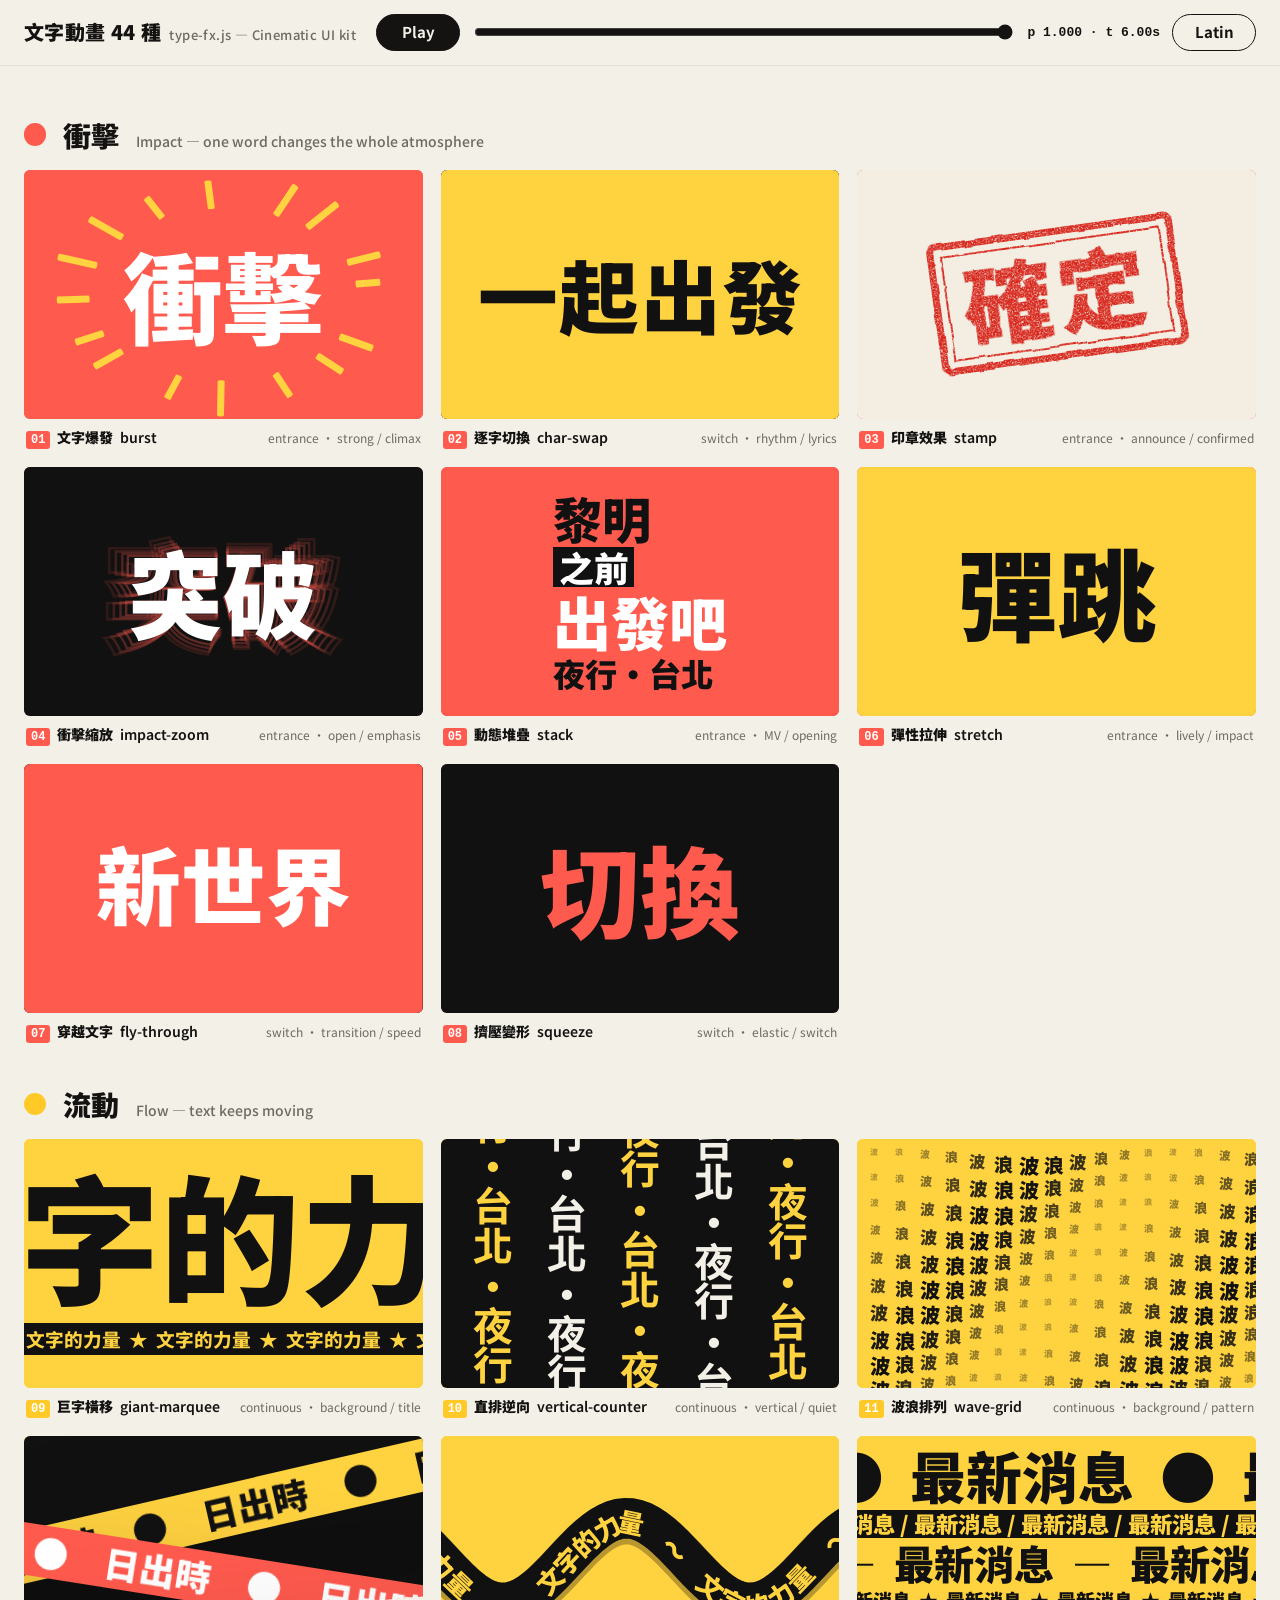
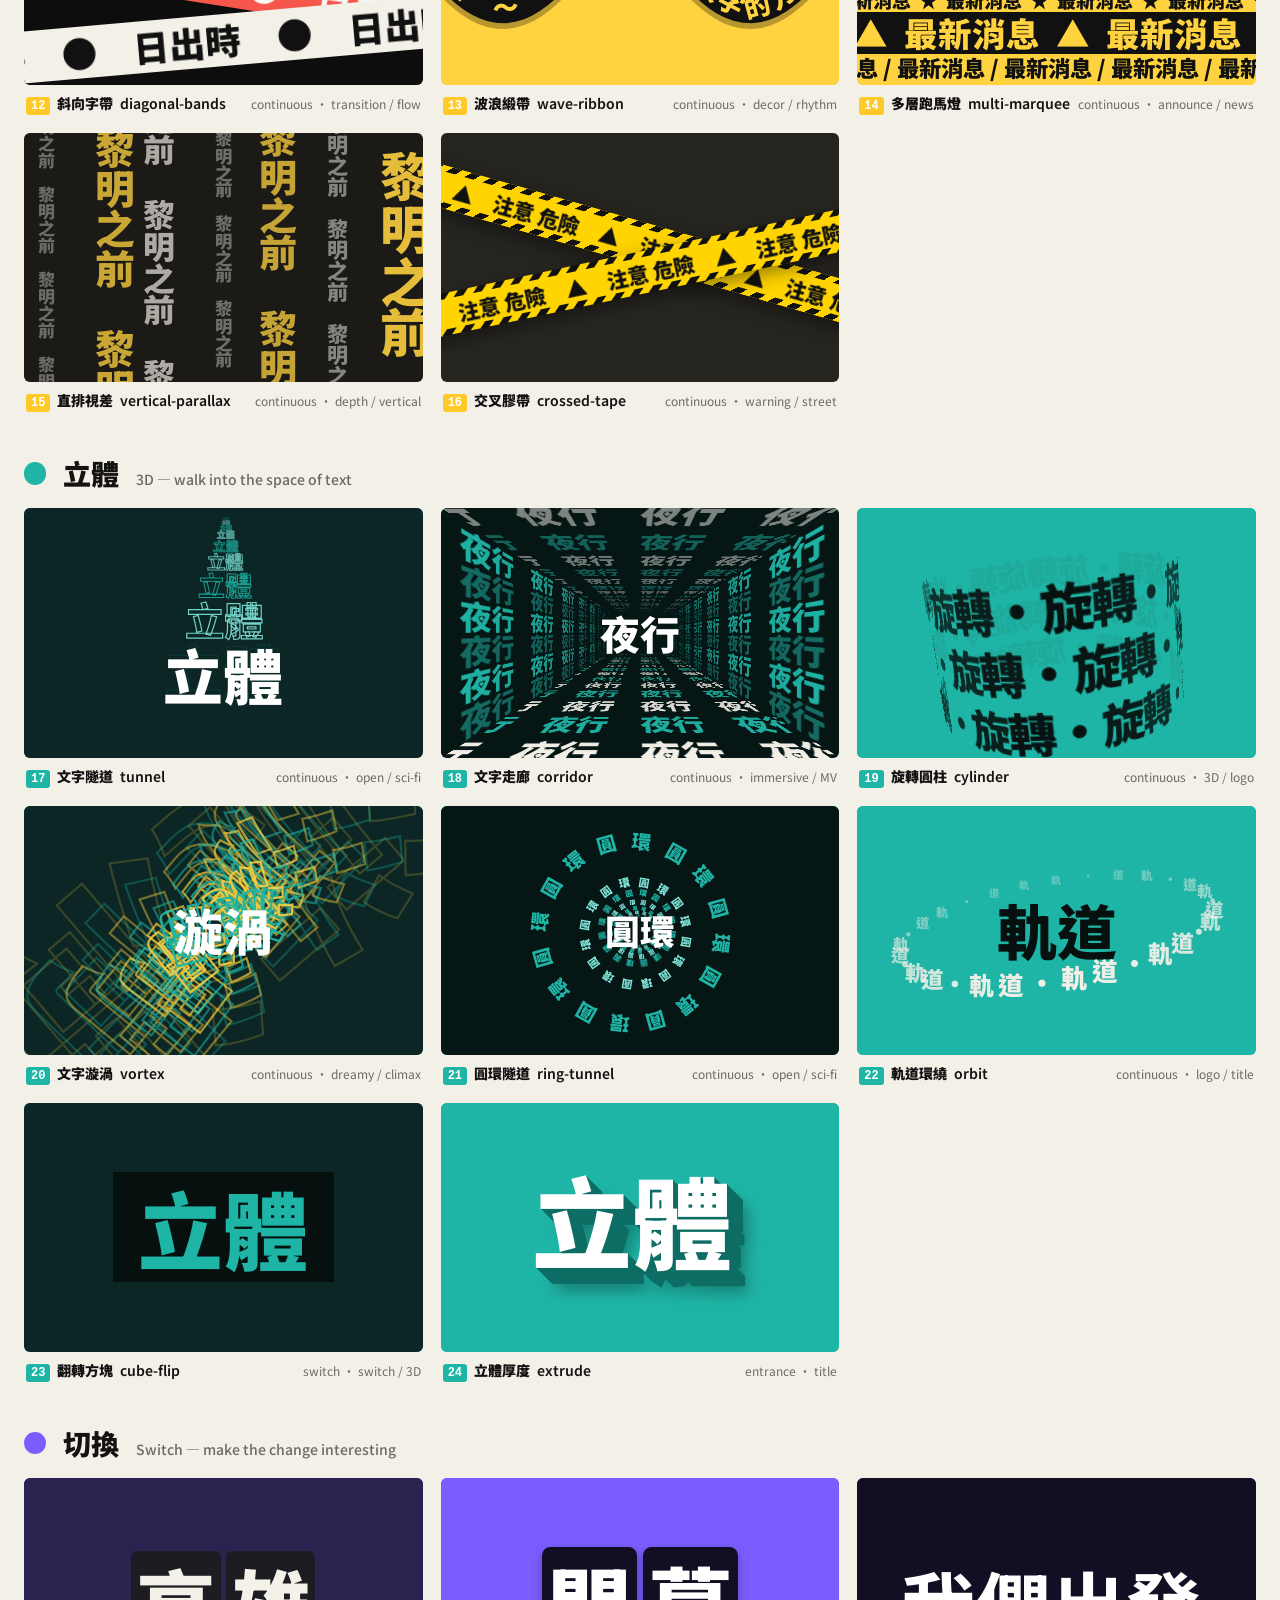
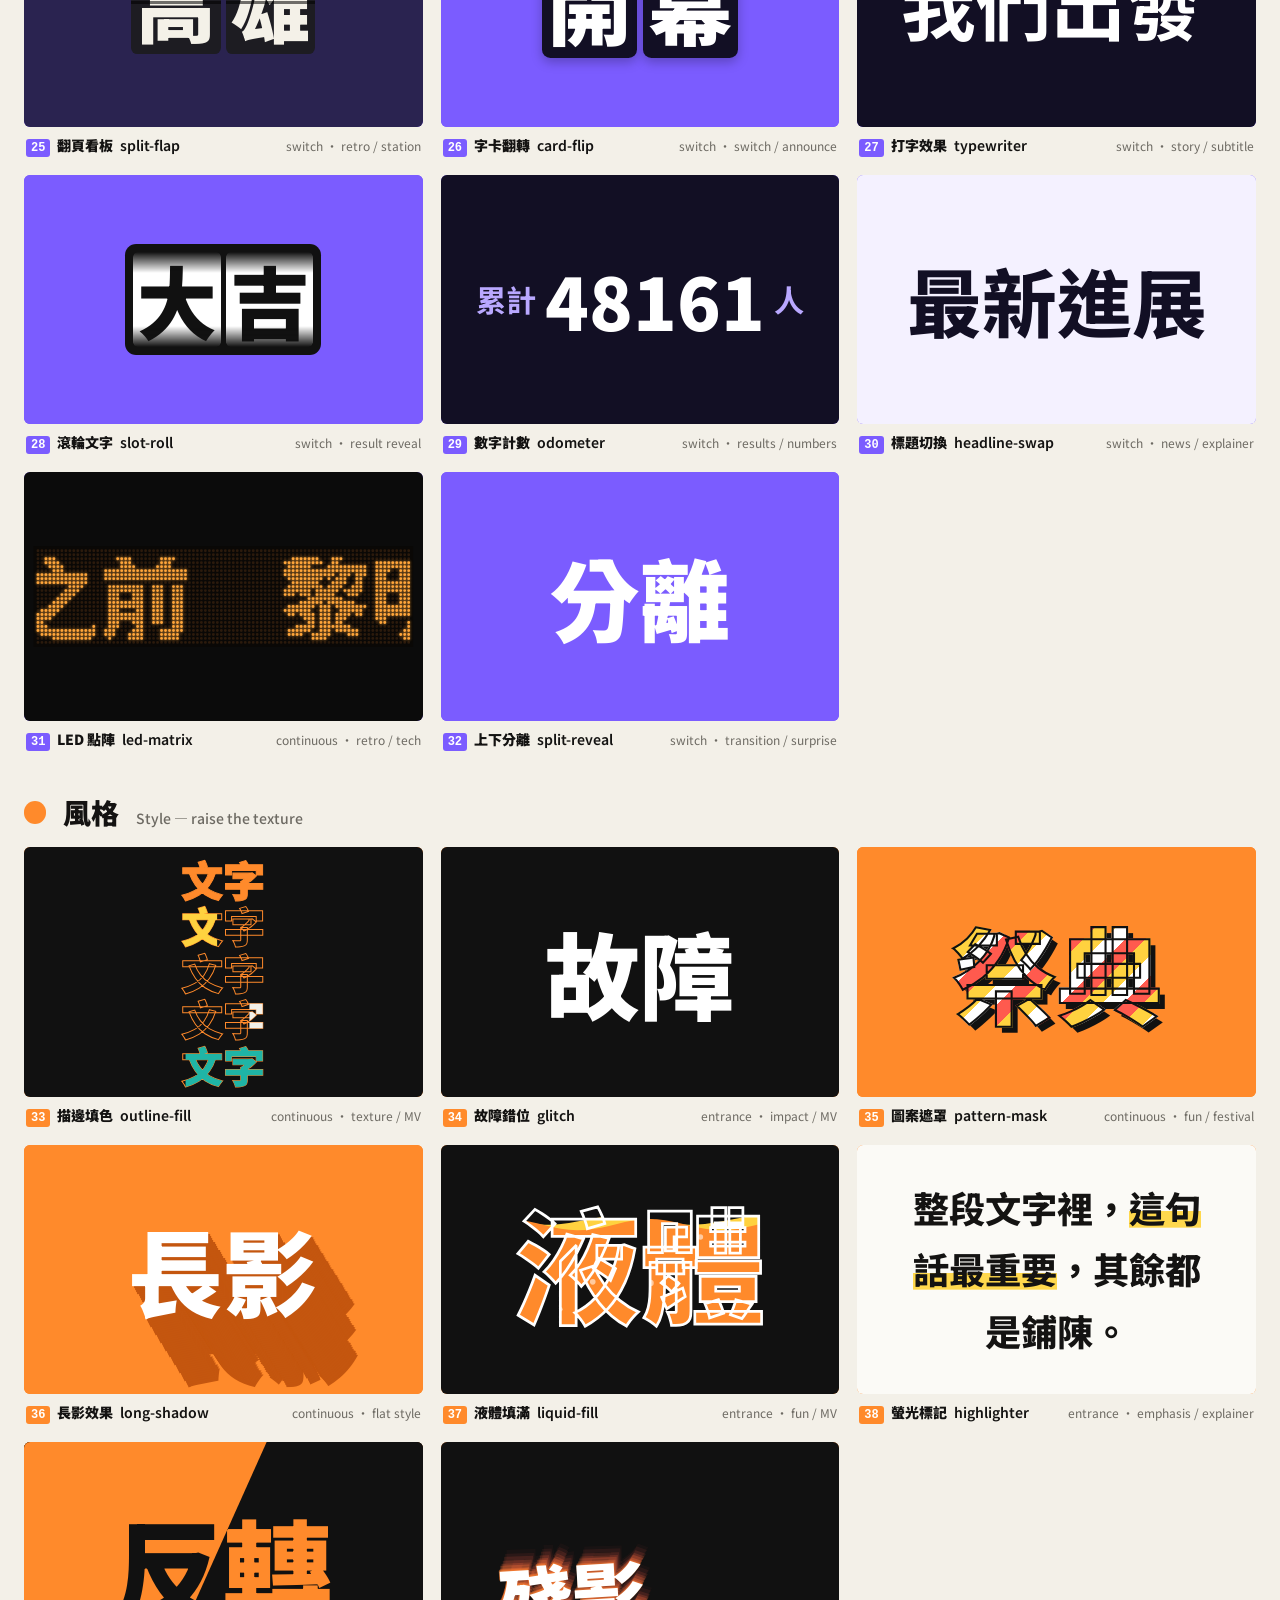
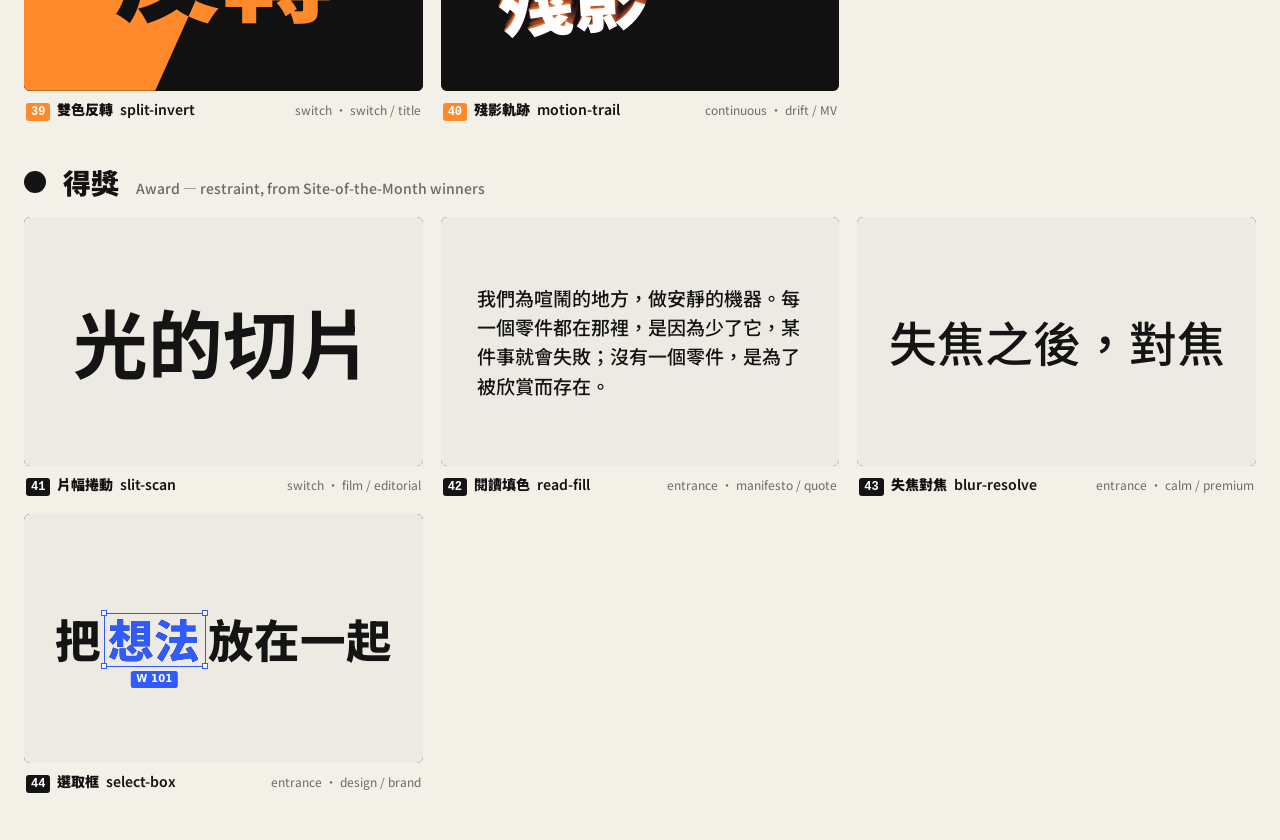
<file: skills/cinematic-ui/kit/type-fx.html>
<!doctype html>
<html lang="zh-Hant">
<head>
<meta charset="utf-8">
<link rel="icon" href="data:,">
<meta name="viewport" content="width=device-width, initial-scale=1">
<title>文字動畫 44 種 — type-fx.js</title>
<!--
  The type-fx.js gallery: forty-four type moves on colour cards, grouped by family.
  Serve over HTTP (ES modules). Space plays / pauses, the bar scrubs p.
  Screening a single state:  type-fx.html?fx=stamp&p=0.5&t=2.3&lang=en   (full frame, no UI)
  The clock lives here, in the player — the library never reads time itself.
-->
<link rel="preconnect" href="https://fonts.googleapis.com">
<link rel="preconnect" href="https://fonts.gstatic.com" crossorigin>
<link rel="stylesheet" href="https://fonts.googleapis.com/css2?family=Noto+Sans+TC:wght@500;700;800;900&display=block">
<style>
  :root { --paper: #f3f0e8; --ink: #141312; --mute: #6d6a63; }
  * { box-sizing: border-box; }
  html { background: var(--paper); }
  body { margin: 0; color: var(--ink); font: 15px/1.5 "Noto Sans TC", "PingFang TC", "Microsoft JhengHei", system-ui, sans-serif; }
  header.top { position: sticky; top: 0; z-index: 10; display: flex; flex-wrap: wrap; align-items: center; gap: 12px 20px; padding: 14px 24px; background: color-mix(in srgb, var(--paper) 92%, transparent); backdrop-filter: blur(8px); border-bottom: 1px solid #0001; }
  header.top h1 { margin: 0; font-size: 20px; font-weight: 900; letter-spacing: .02em; }
  header.top h1 small { font-weight: 500; color: var(--mute); font-size: 13px; margin-left: .6em; }
  .ctl { display: flex; align-items: center; gap: 12px; flex: 1 1 420px; }
  .ctl button { font: inherit; font-weight: 700; padding: 6px 14px; border: 1.5px solid var(--ink); background: var(--ink); color: var(--paper); border-radius: 999px; cursor: pointer; min-width: 84px; }
  .ctl button.alt { background: transparent; color: var(--ink); }
  .ctl input[type=range] { flex: 1; accent-color: var(--ink); }
  .ctl output { font: 600 13px/1 ui-monospace, Consolas, monospace; min-width: 13ch; white-space: nowrap; }
  main { padding: 8px 24px 64px; }
  section.fam { margin-top: 40px; }
  section.fam > h2 { display: flex; align-items: baseline; gap: .6em; margin: 0 0 14px; font-size: 28px; font-weight: 900; }
  section.fam > h2 i { width: .8em; height: .8em; border-radius: 50%; background: var(--fam); align-self: center; }
  section.fam > h2 span { font-size: 14px; font-weight: 500; color: var(--mute); }
  .grid { display: grid; grid-template-columns: repeat(auto-fill, minmax(min(100%, 300px), 1fr)); gap: 18px; }
  figure { margin: 0; }
  .tile { position: relative; aspect-ratio: 16 / 10; border-radius: 6px; overflow: hidden; outline: 3px solid var(--fam); outline-offset: -3px; }
  .tile > .fx { position: absolute; inset: 0; }
  figcaption { display: flex; gap: .5em; align-items: baseline; padding: 8px 2px 0; font-size: 14px; }
  figcaption b, figcaption a { font-weight: 900; white-space: nowrap; }
  figcaption a { font-weight: 600; }
  figcaption .num { font: 700 12px/1 ui-monospace, Consolas, monospace; color: #fff; background: var(--fam); padding: 3px 5px; border-radius: 3px; }
  figcaption em { font-style: normal; color: var(--mute); margin-left: auto; font-size: 12px; }
  figcaption a { color: inherit; text-decoration: none; }
  .single, .single body { width: 100%; height: 100%; overflow: hidden; }
  .single main, .single header.top { display: none; }
  #solo { position: fixed; inset: 0; }
  #solo .fx { position: absolute; inset: 0; }
</style>
</head>
<body>
<header class="top">
  <h1>文字動畫 44 種<small>type-fx.js — Cinematic UI kit</small></h1>
  <div class="ctl">
    <button id="play" type="button">Play</button>
    <input id="scrub" type="range" min="0" max="1" step="0.001" value="1" aria-label="Scrub p">
    <output id="read">p 1.000 · t 0.00s</output>
    <button id="lang" class="alt" type="button" aria-pressed="false">Latin</button>
  </div>
</header>
<main id="gallery"></main>

<script type="module">
  import { typeFx, EFFECTS, FAMILIES, ORDER } from './type-fx.js';

  // Sample words and colour cards, per effect: [zh, en, tile ground, options]
  const S = {
    'burst': ['衝擊', 'BOOM', '#ff5a4e', { colors: ['#fff', '#ffd23f'] }],
    'char-swap': [['城市夜行', '台北不睡', '一起出發'], ['NIGHT', 'DRIVE', 'LIGHT'], '#111', {}],
    'stamp': ['確定', 'APPROVED', '#f3ede2', { colors: ['#d8261c'] }],
    'impact-zoom': ['突破', 'BREAK', '#111', { colors: ['#fff', '#ff5a4e'] }],
    'stack': ['黎明\n之前\n出發吧\n夜行・台北', 'MAKE\nIT\nLOUD\nTONIGHT', '#ff5a4e', { colors: ['#111', '#111', '#fff', '#fff'] }],
    'stretch': ['彈跳', 'BOUNCE', '#ffd23f', { colors: ['#111'] }],
    'fly-through': [['突破', '新世界'], ['GO', 'NEW WORLD'], '#111', { colors: ['#ff5a4e', '#fff'] }],
    'squeeze': [['擠壓', '變形', '切換'], ['PUSH', 'PULL', 'SNAP'], '#111', { colors: ['#ff5a4e'] }],
    'giant-marquee': ['文字的力量', 'TYPE IN MOTION', '#ffd23f', { colors: ['#111', '#111', '#ffd23f'] }],
    'vertical-counter': ['夜行・台北', 'QUIET HOURS', '#111', { colors: ['#ffd23f', '#f3f0e8'] }],
    'wave-grid': ['波浪', 'WAVE', '#ffd23f', { colors: ['#111'] }],
    'diagonal-bands': ['日出時', 'SUNRISE', '#111', { colors: ['#ffd23f', '#ff5a4e', '#f3f0e8'], inks: ['#111', '#fff', '#111'] }],
    'wave-ribbon': ['文字的力量', 'RHYTHM', '#ffd23f', { colors: ['#111', '#111', '#ffd23f'] }],
    'multi-marquee': ['最新消息', 'BREAKING NEWS', '#ffd23f', { colors: ['#111', '#111', '#ffd23f'] }],
    'vertical-parallax': ['黎明之前', 'BEFORE DAWN', '#1b1a17', { colors: ['#ffd23f', '#f3f0e8'] }],
    'crossed-tape': ['注意 危險', 'CAUTION', '#26241f', { colors: ['#111', '#ffd400'] }],
    'tunnel': ['立體', 'DEPTH', '#0b2624', { colors: ['#fff', '#1fb5a6', '#7fe3d8'] }],
    'corridor': ['夜行', 'NIGHT', '#061615', { colors: ['#1fb5a6', '#f3f0e8', '#fff'] }],
    'cylinder': ['旋轉', 'ROTATE', '#1fb5a6', { colors: ['#06100f', '#0e6e65'] }],
    'vortex': ['漩渦', 'VORTEX', '#0b2624', { colors: ['#fff', '#1fb5a6', '#ffd23f'] }],
    'ring-tunnel': ['圓環', 'SIGNAL', '#061615', { colors: ['#fff', '#1fb5a6', '#7fe3d8'] }],
    'orbit': ['軌道', 'ORBIT', '#1fb5a6', { colors: ['#06100f', '#f3f0e8'] }],
    'cube-flip': [['翻轉', '方塊', '立體'], ['FLIP', 'THE', 'CUBE'], '#0b2624', {}],
    'extrude': ['立體', 'BOLD', '#1fb5a6', { colors: ['#fff', '#0e6e65'] }],
    'split-flap': [['台北', '高雄'], ['TAIPEI', 'OSAKA'], '#2a2350', {}],
    'card-flip': [['今日', '開幕'], ['OPEN', 'NOW!'], '#7b5cff', {}],
    'typewriter': [['日出時', '我們出發'], ['At sunrise', 'we leave.'], '#120f24', { colors: ['#fff', '#7b5cff'] }],
    'slot-roll': ['大吉', 'LUCKY', '#7b5cff', { colors: ['#111', '#111', '#fff'] }],
    'odometer': ['累計 48161 人', 'Total 48161 users', '#120f24', { colors: ['#fff', '#b9a8ff'] }],
    'headline-swap': [['今日頭條', '最新進展'], ['Top story', 'Latest update'], '#f4f1ff', { colors: ['#120f24', '#7b5cff'] }],
    'led-matrix': ['黎明之前', 'NOW BOARDING', '#0b0b0b', { colors: ['#2b1a0c', '#ffa53a'] }],
    'split-reveal': [['上下', '分離'], ['SPLIT', 'REVEAL'], '#7b5cff', { colors: ['#fff', '#111'] }],
    'outline-fill': ['文字', 'TYPE', '#111', { colors: ['#ff8a2b', '#ff8a2b', '#ffd23f', '#ff5a4e', '#f3f0e8', '#1fb5a6'] }],
    'glitch': ['故障', 'GLITCH', '#111', { colors: ['#fff', '#00e5ff', '#ff2a6d'] }],
    'pattern-mask': ['祭典', 'FIESTA', '#ff8a2b', { colors: ['#111', '#fff', '#ffd23f', '#ff5a4e'] }],
    'long-shadow': ['長影', 'SHADOW', '#ff8a2b', { colors: ['#fff', '#c4560f'] }],
    'liquid-fill': ['液體', 'LIQUID', '#111', { colors: ['#fff', '#ff8a2b', '#ffd23f'] }],
    'highlighter': ['這句話最重要', 'the one line that matters', '#fbfaf6', { colors: ['#141312', '#ffd84d'] }],
    'split-invert': ['反轉', 'INVERT', '#111', { colors: ['#111', '#ff8a2b'] }],
    'motion-trail': ['殘影', 'TRAIL', '#111', { colors: ['#fff', '#ff8a2b', '#ff5a4e'] }],
    'slit-scan': [['片幅捲動', '光的切片'], ['FRAME BY FRAME', 'REEL TWO'], '#edeae3', { colors: ['#141414'] }],
    'read-fill': ['我們為喧鬧的地方，做安靜的機器。每一個零件都在那裡，是因為少了它，某件事就會失敗；沒有一個零件，是為了被欣賞而存在。', 'We build quiet machines for loud places. Every part is there because something failed without it, and nothing is there to be admired.', '#edeae3', { colors: ['#141414'] }],
    'blur-resolve': ['失焦之後，對焦', 'Out of focus, into view', '#edeae3', { colors: ['#141414'], weight: 500 }],
    'select-box': ['把想法放在一起', 'Keep ideas together', '#edeae3', { colors: ['#141414', '#2f5bff', '#ffffff'], target: { zh: '想法', en: 'ideas' }, labelFont: 'ui-sans-serif,system-ui,"Segoe UI",sans-serif' }],
  };

  const q = new URLSearchParams(location.search);
  const LOOP = 6;                        // seconds per cycle of p
  let T = LOOP, playing = false, last = 0;
  const scrub = document.getElementById('scrub'), read = document.getElementById('read'), btn = document.getElementById('play');
  let lang = q.get('lang') === 'en' ? 'en' : 'zh';
  const fxs = [];

  function make(holder, id) {
    const [zh, en, ground, opt] = S[id];
    const text = lang === 'en' ? en : zh;
    let el = document.createElement('div');
    el.className = 'fx';
    el.style.background = ground;
    holder.append(el);
    const options = { ...opt, text, fit: true, seed: 7 };
    if (opt.target) options.target = opt.target[lang];
    if (id === 'highlighter') {          // reading copy: a real paragraph that wraps, not a fitted title
      Object.assign(el.style, { display: 'grid', placeItems: 'center', padding: '0 10%' });
      const p = document.createElement('p');
      Object.assign(p.style, { margin: 0, textAlign: 'center', fontWeight: 800, lineHeight: 1.7, color: '#141312', fontSize: `${Math.max(14, holder.clientWidth / (lang === 'en' ? 15 : 11))}px` });
      p.textContent = lang === 'en' ? 'In a page of copy, mark ' : '整段文字裡，';
      const mark = document.createElement('span');
      p.append(mark, lang === 'en' ? ' and nothing else.' : '，其餘都是鋪陳。');
      el.append(p); el = mark; delete options.fit;
    }
    if (id === 'read-fill') {            // reading copy: the paragraph itself is the effect
      Object.assign(el.style, { display: 'grid', placeItems: 'center', padding: '0 9%' });
      const p = document.createElement('p');
      Object.assign(p.style, { margin: 0, fontWeight: 500, lineHeight: 1.55, color: '#141414', fontSize: `${Math.max(11, holder.clientWidth / (lang === 'en' ? 25 : 21))}px` });
      el.append(p); el = p; delete options.fit;
    }
    el.textContent = Array.isArray(text) ? text[0] : text;   // what no-JS would show
    if (q.has('reduced')) options.reduced = q.get('reduced') !== '0';
    return typeFx(el, id, options);
  }

  async function fonts() {
    const all = Object.values(S).flatMap(([zh, en]) => [zh, en]).flat().join('');
    await Promise.all(['500', '700', '800', '900'].map((w) => document.fonts.load(`${w} 40px "Noto Sans TC"`, all).catch(() => {})));
    await document.fonts.ready;
  }

  /* ---------- single frame, for screening:  ?fx=id&p=0.5&t=2.3&lang=en ---------- */
  if (q.has('fx')) {
    document.documentElement.classList.add('single');
    await fonts();
    const solo = document.createElement('div'); solo.id = 'solo'; document.body.append(solo);
    const fx = make(solo, q.get('fx'));
    fx.set(+(q.get('p') ?? 1), +(q.get('t') ?? 0));
    window.__fx = fx;
    requestAnimationFrame(() => requestAnimationFrame(() => { document.documentElement.dataset.ready = '1'; }));
  } else {
    await fonts();
    build();
    wire();
  }

  function build() {
    const main = document.getElementById('gallery');
    main.textContent = ''; fxs.length = 0;
    for (const [fam, F] of Object.entries(FAMILIES)) {
      const sec = document.createElement('section');
      sec.className = 'fam'; sec.style.setProperty('--fam', F.color);
      sec.innerHTML = `<h2><i></i>${F.zh} <span>${F.en} — ${F.note}</span></h2><div class="grid"></div>`;
      main.append(sec);
      const grid = sec.querySelector('.grid');
      for (const id of ORDER.filter((i) => EFFECTS[i].family === fam)) {
        const m = EFFECTS[id];
        const fig = document.createElement('figure');
        fig.innerHTML = `<div class="tile"></div><figcaption><span class="num">${String(m.n).padStart(2, '0')}</span><b>${m.zh}</b><a href="?fx=${id}&lang=${lang}">${id}</a><em>${m.kind} · ${m.mood}</em></figcaption>`;
        fig.title = m.use;
        grid.append(fig);
        fxs.push({ fx: make(fig.querySelector('.tile'), id), kind: m.kind, fig, visible: true });
      }
    }
    const io = new IntersectionObserver((es) => { for (const e of es) { const r = fxs.find((x) => x.fig === e.target); if (r) r.visible = e.isIntersecting; } });
    for (const r of fxs) io.observe(r.fig);
    apply(true);
  }

  /* ---------- the player: one clock, mapped per kind ---------- */
  function state() {
    const gp = playing ? (T % LOOP) / LOOP : +scrub.value;
    return { gp, t: playing ? T : gp * LOOP };
  }
  function apply(all) {
    const { gp, t } = state();
    for (const r of fxs) {
      if (!all && !r.visible) continue;
      if (r.kind === 'entrance') r.fx.set(Math.min(1, gp * 1.7), t);
      else if (r.kind === 'switch') r.fx.set(gp, t);
      else r.fx.set(1, t);
    }
    read.value = `p ${gp.toFixed(3)} · t ${t.toFixed(2)}s`;
    if (playing) scrub.value = gp;
  }
  function loop(now) {
    if (!playing) return;
    T += Math.min(0.1, (now - last) / 1000); last = now;
    apply(false);
    requestAnimationFrame(loop);
  }
  function toggle() {
    playing = !playing; btn.textContent = playing ? 'Pause' : 'Play';
    if (playing) { T = +scrub.value * LOOP; last = performance.now(); requestAnimationFrame(loop); }
  }
  function wire() {
    btn.addEventListener('click', toggle);
    scrub.addEventListener('input', () => { if (playing) toggle(); apply(true); });
    addEventListener('keydown', (e) => { if (e.code === 'Space' && e.target === document.body) { e.preventDefault(); toggle(); } });
    const lb = document.getElementById('lang');
    const label = () => { lb.textContent = lang === 'en' ? '中文' : 'Latin'; lb.setAttribute('aria-pressed', String(lang === 'en')); };
    label();
    lb.addEventListener('click', () => { lang = lang === 'en' ? 'zh' : 'en'; for (const r of fxs) r.fx.destroy(); build(); label(); });
  }
</script>
</body>
</html>
</file>
